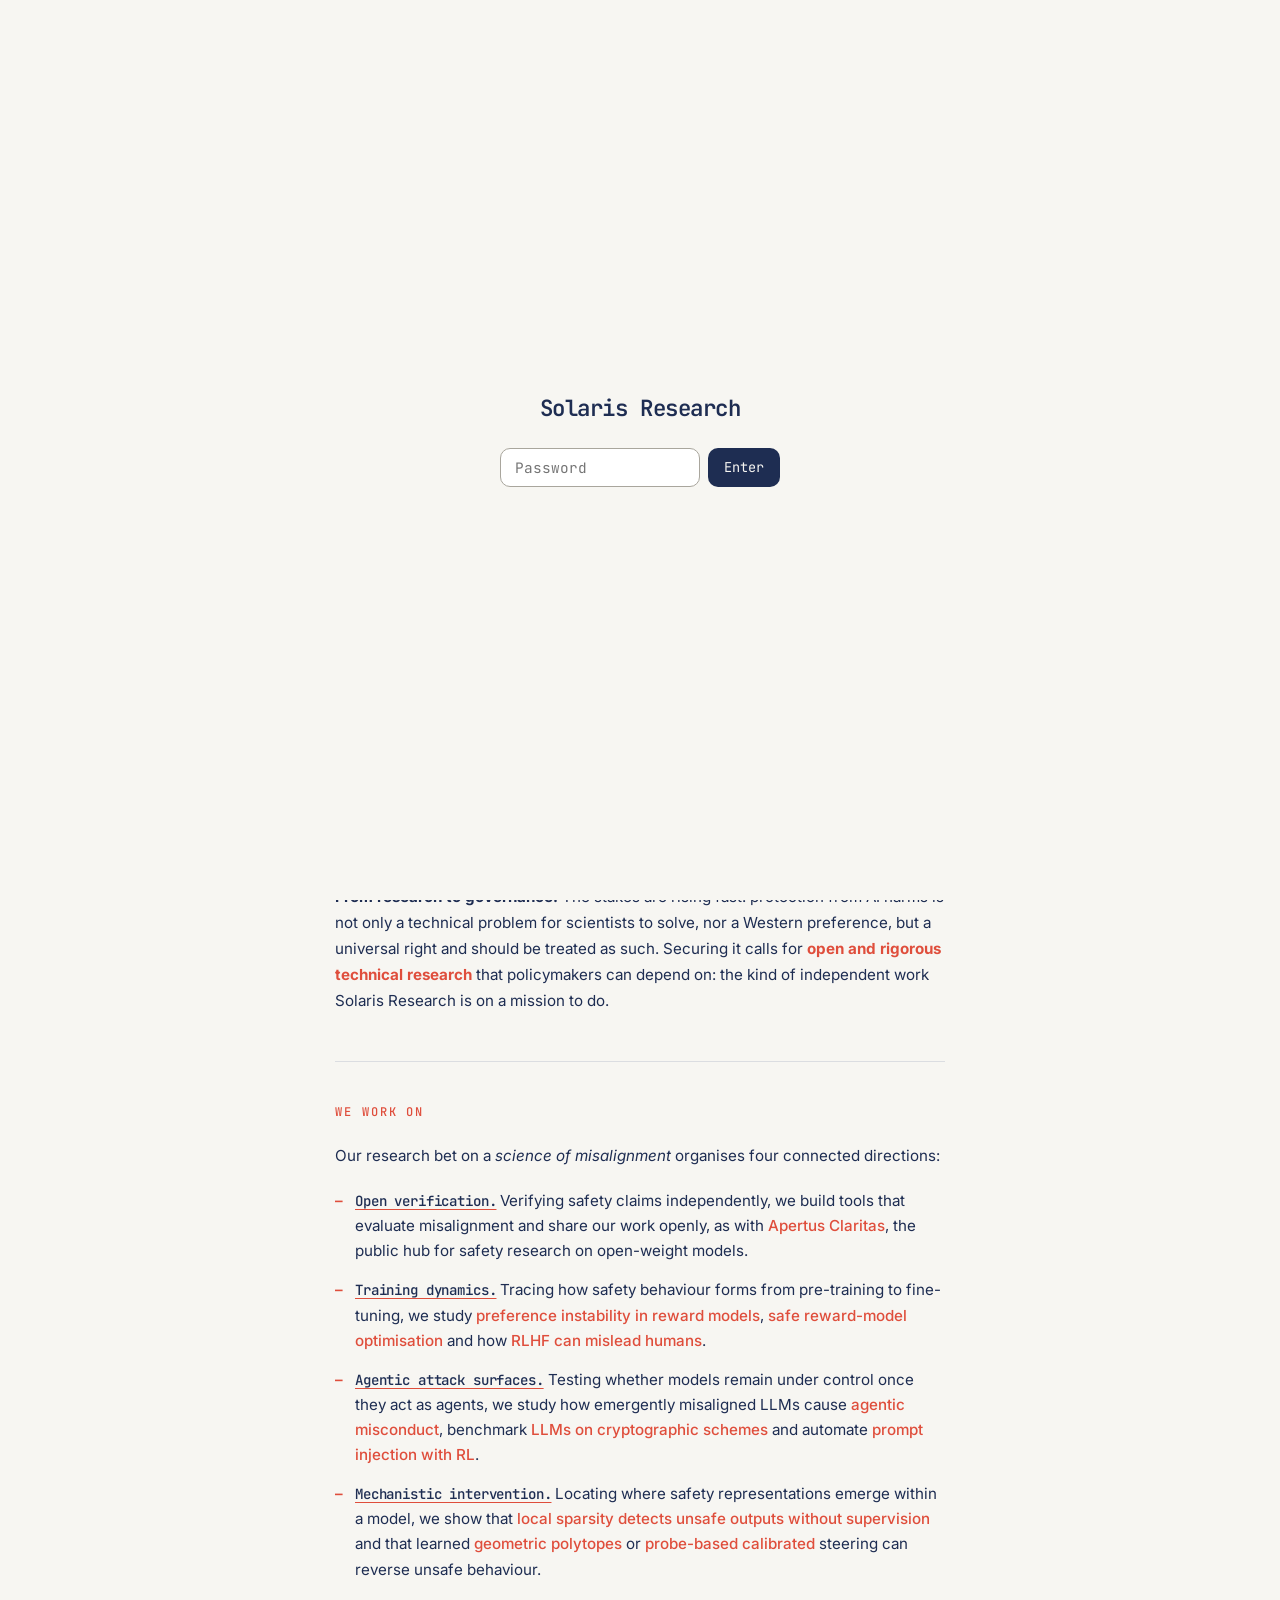
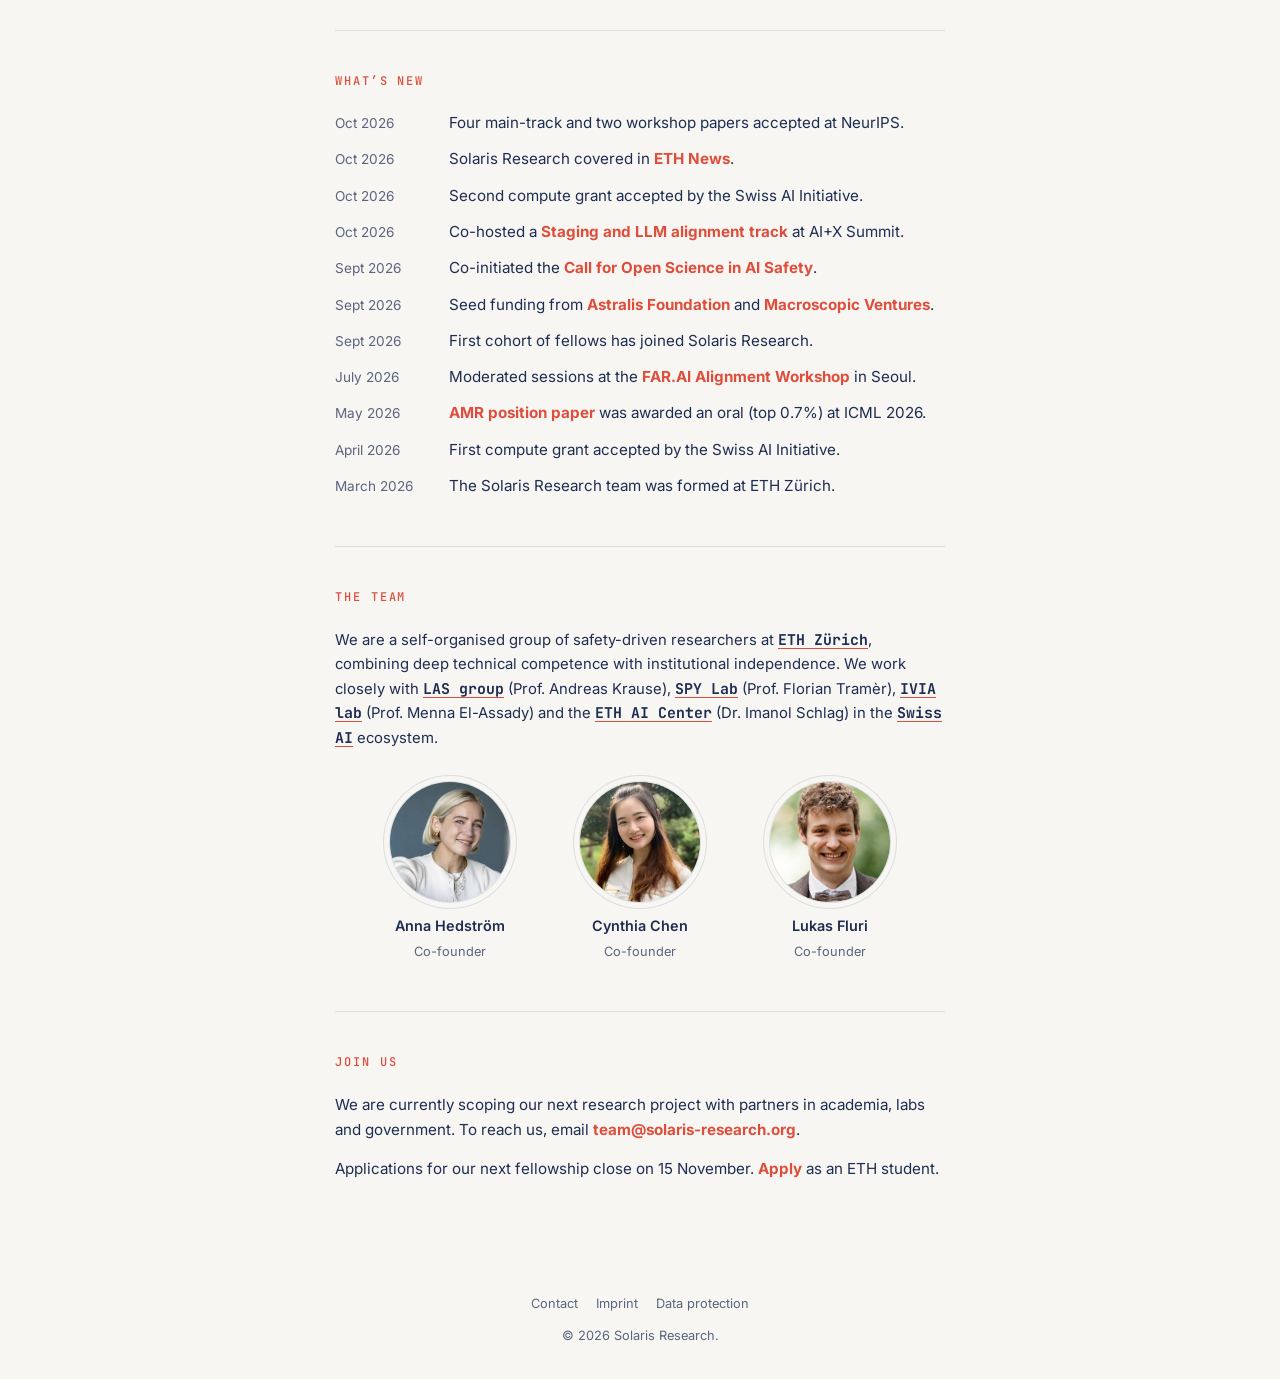
<file: index.html>
<!DOCTYPE html>
<html lang="en">
  <head>
    <meta charset="utf-8" />
    <meta name="viewport" content="width=device-width, initial-scale=1, maximum-scale=1" />
    <title>Solaris Research</title>
    <meta
      name="description"
      content="Solaris Research develops the science to verify safety claims about frontier AI. Led by researchers at ETH Zurich."
    />
    <link rel="preconnect" href="https://fonts.googleapis.com" />
    <link rel="preconnect" href="https://fonts.gstatic.com" crossorigin />
    <link
      href="https://fonts.googleapis.com/css2?family=Inter:wght@400;500;600&family=Newsreader:opsz,wght@6..72,400;6..72,500&family=JetBrains+Mono:wght@400;500;600&display=swap"
      rel="stylesheet"
    />
    <link rel="icon" href="data:," />
    <style>
      *,
      *::before,
      *::after {
        margin: 0;
        padding: 0;
        box-sizing: border-box;
      }

      :root {
        --bg: #f7f7f6;
        --bg-alt: #f3f2ef;
        --text: #092544;
        --text-secondary: #092544cc;
        --accent: #df4e3c;
        --accent-hover: #c24034;
        --border: #09254414;
        --font: "Inter", -apple-system, BlinkMacSystemFont, sans-serif;
        --font-mono: "JetBrains Mono", "SF Mono", "Fira Code", monospace;
      }

      html {
        font-size: 16px;
        scroll-behavior: smooth;
      }

      body {
        font-family: var(--font);
        background: var(--bg);
        color: var(--text);
        line-height: 1.7;
        -webkit-font-smoothing: antialiased;
        -moz-osx-font-smoothing: grayscale;
        overflow-x: hidden;
      }

      .page {
        max-width: 658px;
        margin: 0 auto;
        padding: 0 24px;
      }

      .eth-bar {
        display: flex;
        align-items: center;
        justify-content: space-between;
        gap: 24px;
        padding-top: 28px;
      }

      .eth-bar__logo {
        display: inline-flex;
        align-items: center;
        padding: 8px 0;
      }

      .eth-bar__logo img {
        display: block;
        width: 120px;
        height: 20px;
      }

      .eth-bar__meta {
        font-family: var(--font-mono);
        font-size: 0.74rem;
        text-transform: uppercase;
        letter-spacing: 0.08em;
        color: var(--text-secondary);
        text-align: right;
      }

      /* ── Header ── */
      .header {
        padding: 72px 0 0;
        text-align: center;
      }

      .header__name {
        font-family: var(--font-mono);
        font-size: 2rem;
        font-weight: 600;
        letter-spacing: -0.02em;
        line-height: 1.2;
        opacity: 0;
        animation: fadeIn 0.8s ease 0.1s forwards;
      }

      .header__tagline {
        margin-top: 16px;
        font-size: 1.05rem;
        color: var(--text-secondary);
        font-weight: 400;
        letter-spacing: 0.01em;
        opacity: 0;
        animation: fadeIn 0.8s ease 0.25s forwards;
      }

      /* ── Divider ── */
      .divider {
        width: 40px;
        height: 1px;
        background: var(--border);
        margin: 56px auto;
        opacity: 0;
        animation: fadeIn 0.8s ease 0.4s forwards;
      }

      /* ── Full-width divider ── */
      .divider--full {
        width: 100%;
        height: 1px;
        background: var(--border);
        margin: 32px 0;
      }

      /* ── Body text ── */
      .body {
        opacity: 0;
        animation: fadeIn 0.8s ease 0.5s forwards;
      }

      .body p {
        margin-bottom: 1.4em;
        font-size: 0.95rem;
        font-weight: 400;
      }

      .body p:last-child {
        margin-bottom: 0;
      }

      .body .intro {
        font-size: 1.02rem;
        font-weight: 500;
        color: var(--text);
      }

      .body a {
        color: var(--accent);
        text-decoration: none;
        font-weight: 500;
        transition: color 0.2s ease;
      }

      .body a:hover {
        color: var(--accent-hover);
      }

      .body .brand {
        font-family: var(--font-mono);
        font-weight: 600;
        letter-spacing: -0.01em;
      }

      /* ── Section headings ── */
      .section-heading {
        font-family: var(--font-mono);
        font-size: 0.75rem;
        font-weight: 500;
        text-transform: uppercase;
        letter-spacing: 0.1em;
        color: var(--text-secondary);
        margin-bottom: 20px;
      }

      /* ── We work on ── */
      .work-section {
        margin-top: 48px;
        padding-top: 40px;
        border-top: 1px solid var(--border);
        opacity: 0;
        animation: fadeIn 0.8s ease 0.6s forwards;
      }

      .work-list {
        list-style: none;
        padding: 0;
      }

      .work-list li {
        position: relative;
        padding-left: 20px;
        margin-bottom: 14px;
        font-size: 0.95rem;
        line-height: 1.65;
      }

      .work-list li::before {
        content: "\2013";
        position: absolute;
        left: 0;
        color: var(--accent);
        font-weight: 600;
      }

      .work-list li strong {
        font-family: var(--font-mono);
        font-size: 0.88rem;
        font-weight: 500;
        letter-spacing: -0.01em;
        text-decoration: underline;
        text-decoration-color: var(--accent);
        text-underline-offset: 3px;
      }

      .work-list a {
        color: var(--accent);
        text-decoration: none;
        transition: color 0.2s ease;
      }

      .work-list a:hover {
        color: var(--accent-hover);
      }

      .work-list li a strong {
        font-family: var(--font);
        font-size: inherit;
        font-weight: 500;
        letter-spacing: normal;
        text-decoration: none;
      }

      /* ── Team ── */
      .team-section {
        margin-top: 48px;
        padding-top: 40px;
        border-top: 1px solid var(--border);
        opacity: 0;
        animation: fadeIn 0.8s ease 0.7s forwards;
      }

      .team-grid {
        display: flex;
        gap: 40px;
        justify-content: center;
        flex-wrap: wrap;
        margin-bottom: 32px;
      }

      .team-member {
        text-align: center;
        width: 150px;
      }

      .team-member__photo {
        width: 120px;
        height: 120px;
        border-radius: 50%;
        object-fit: cover;
        margin: 0 auto 12px;
        background: var(--bg-alt);
        display: block;
      }

      .team-member__name {
        font-size: 0.9rem;
        font-weight: 600;
        margin-bottom: 2px;
      }

      .team-member__name a {
        color: var(--text);
        text-decoration: none;
        transition: color 0.2s ease;
      }

      .team-member__name a:hover {
        color: var(--accent);
      }

      .team-member__role {
        font-size: 0.8rem;
        color: var(--text-secondary);
      }

      .team-collab {
        font-size: 0.93rem;
        line-height: 1.65;
        color: var(--text);
        margin-bottom: 32px;
      }

      .section-divider {
        margin-top: 3rem;
        margin-bottom: 2rem;
        border: none;
        border-top: 1px solid rgba(47, 38, 32, 0.1);
      }

      .mentors-section {
        margin-top: 48px;
        padding-top: 40px;
        border-top: 1px solid var(--border);
        opacity: 0;
        animation: fadeIn 0.8s ease 0.7s forwards;
      }

      .mentors-subtitle {
        font-size: 0.9rem;
        color: var(--text-secondary);
        margin-top: 0.5rem;
        margin-bottom: 2rem;
        width: 100%;
      }

      .team-collab a {
        font-family: var(--font-mono);
        font-size: 0.93rem;
        color: var(--text);
        text-decoration: underline;
        text-decoration-color: var(--accent);
        text-underline-offset: 3px;
        transition: color 0.2s ease;
      }

      .team-collab a:hover {
        color: var(--accent-hover);
      }

      .team-section .team-member > a:first-child {
        display: block;
        width: 120px;
        height: 120px;
        margin: 0 auto 12px;
        border-radius: 50%;
        overflow: hidden;
      }

      .team-section .team-member > a:first-child .team-member__photo {
        margin: 0;
        transform: scale(1.12);
        object-position: center 30%;
      }

      @media (max-width: 600px) {
        .team-section .team-member > a:first-child {
          width: 100px;
          height: 100px;
        }
      }

      /* ── What's new ── */
      .news-section {
        margin-top: 48px;
        padding-top: 40px;
        border-top: 1px solid var(--border);
        opacity: 0;
        animation: fadeIn 0.8s ease 0.75s forwards;
      }

      .news-list {
        list-style: none;
        padding: 0;
      }

      .news-list li {
        margin-bottom: 12px;
        font-size: 0.95rem;
        line-height: 1.6;
      }

      .news-list a {
        color: var(--accent);
        text-decoration: none;
        transition: color 0.2s ease;
      }

      .news-date {
        color: var(--text-secondary);
        font-size: 0.85rem;
        display: inline-block;
        min-width: 110px;
      }

      /* ── Opportunities ── */
      .opps-section {
        margin-top: 48px;
        padding-top: 40px;
        border-top: 1px solid var(--border);
        opacity: 0;
        animation: fadeIn 0.8s ease 0.8s forwards;
      }

      .opps-section p {
        font-size: 0.95rem;
        margin-bottom: 14px;
        line-height: 1.65;
      }

      .opps-section a {
        color: var(--accent);
        text-decoration: none;
        transition: color 0.2s ease;
      }

      .opps-section a:hover {
        color: var(--accent-hover);
      }

      .opps-list {
        list-style: none;
        padding: 0;
        margin-bottom: 24px;
      }

      .opps-list li {
        position: relative;
        padding-left: 20px;
        margin-bottom: 10px;
        font-size: 0.93rem;
        line-height: 1.6;
      }

      .opps-list li::before {
        content: "\2013";
        position: absolute;
        left: 0;
        color: var(--accent);
        font-weight: 600;
      }

      .opps-list li strong {
        font-family: var(--font-mono);
        font-size: 0.85rem;
        font-weight: 500;
        text-decoration: underline;
        text-decoration-color: var(--accent);
        text-underline-offset: 3px;
      }

      /* ── Links / CTA ── */
      .links {
        margin-top: 48px;
        padding-top: 40px;
        border-top: 1px solid var(--border);
        display: flex;
        flex-wrap: wrap;
        gap: 12px 32px;
        justify-content: center;
        opacity: 0;
        animation: fadeIn 0.8s ease 0.85s forwards;
      }

      .links a {
        font-family: var(--font-mono);
        color: var(--accent);
        text-decoration: none;
        font-size: 0.88rem;
        font-weight: 500;
        transition: color 0.2s ease;
      }

      .links a:hover {
        color: var(--accent-hover);
      }

      a.mono {
        font-family: var(--font-mono);
        font-size: 0.88rem;
      }

      /* ── Footer ── */
      .footer {
        margin-top: 80px;
        padding: 32px 0;
        text-align: center;
        font-size: 0.8rem;
        color: var(--text-secondary);
        opacity: 0;
        animation: fadeIn 0.8s ease 0.9s forwards;
      }

      .footer-nav {
        display: flex;
        flex-wrap: wrap;
        justify-content: center;
        gap: 8px 18px;
        margin-bottom: 10px;
      }

      .footer-nav a {
        color: var(--text-secondary);
        text-decoration: none;
      }

      .footer-nav a:hover {
        color: var(--accent);
      }

      /* ── Animation ── */
      @keyframes fadeIn {
        from {
          opacity: 0;
          transform: translateY(8px);
        }
        to {
          opacity: 1;
          transform: translateY(0);
        }
      }

      /* ── Floating decorations (dots + orbits) ── */
      .bg-decor {
        position: fixed;
        top: 0; left: 0;
        width: 100vw; height: 100vh;
        pointer-events: none;
        z-index: 0;
        overflow: hidden;
      }

      .bg-decor .decor-dot {
        position: absolute;
        border-radius: 50%;
        opacity: 0;
        animation: decorDrift var(--drift-dur, 60s) linear forwards;
      }

      .bg-decor .decor-orbit {
        position: absolute;
        opacity: 0;
        animation: decorDrift var(--drift-dur, 60s) linear forwards;
      }

      .bg-decor .orbit-ring {
        position: absolute;
        top: 50%; left: 50%;
        border-radius: 50%;
        border-style: solid;
        transform-origin: center center;
        animation: orbitSpin linear infinite;
      }

      .bg-decor .ring-dot {
        position: absolute;
        border-radius: 50%;
        background: currentColor;
      }

      @keyframes decorDrift {
        0%   { opacity: var(--d-opacity, 0.2); transform: translateY(0); }
        90%  { opacity: var(--d-opacity, 0.2); }
        100% { opacity: 0; transform: translateY(-30vh); }
      }

      @keyframes orbitSpin {
        from { transform: translate(-50%, -50%) rotate(0deg); }
        to { transform: translate(-50%, -50%) rotate(360deg); }
      }

      /* ── Responsive ── */
      @media (max-width: 600px) {
        html {
          font-size: 15px;
        }

        .eth-bar {
          flex-direction: column;
          align-items: flex-start;
          gap: 12px;
        }

        .eth-bar__meta {
          text-align: left;
        }

        .header {
          padding-top: 56px;
        }

        .bg-decor {
          display: none;
        }

        .header__name {
          font-size: 1.6rem;
        }

        .team-grid {
          gap: 24px;
        }

        .team-member__photo {
          width: 100px;
          height: 100px;
        }

        .links {
          flex-direction: column;
          align-items: center;
          gap: 16px;
        }

        .news-date {
          display: block;
          margin-bottom: 2px;
        }
        
      }

      /* ── Design A: Solaris ocean / Alpine relief ── */
      :root {
        --bg: #f7f6f2;
        --bg-alt: #eeede8;
        --text: #1e2d52;
        --text-secondary: #1e2d52b8;
        --accent: #df4e3c;
        --accent-hover: #b93a2b;
        --border: #3d528326;
        --serif: "Newsreader", "Times New Roman", serif;
      }
      body { background: var(--bg); }
      #field { position: fixed; inset: 0; z-index: 0; pointer-events: none; }
      .page { position: relative; z-index: 1; }
      .header { padding-top: 120px !important; }
      .bg-decor { display: none; }
      .header__eyebrow {
        font-family: var(--font-mono);
        font-size: 0.68rem;
        letter-spacing: 0.04em;
        color: var(--text-secondary);
        margin-bottom: 18px;
        opacity: 0;
        animation: fadeIn 0.8s ease 0s forwards;
      }
      .header__name { font-family: var(--serif); font-weight: 400; font-size: 3rem; letter-spacing: -0.035em; line-height: 1.05; }
      .header__tagline { font-family: var(--font-mono); font-size: 0.88rem; font-weight: 500; letter-spacing: -0.01em; color: #1e2d5285; margin-top: 12px; }
      .body .intro { font-family: var(--serif); font-size: 1.2rem; font-weight: 400; line-height: 1.5; letter-spacing: -0.01em; }
      .body .brand { font-family: var(--serif); font-weight: 500; letter-spacing: -0.01em; }
      .section-heading { color: var(--accent); letter-spacing: 0.16em; }
      .team-section .team-member > a:first-child { box-shadow: 0 0 0 1px var(--border), 0 0 0 6px var(--bg), 0 0 0 7px var(--border); }
      .field-legend {
        position: fixed; left: 20px; bottom: 18px; z-index: 1;
        font-family: var(--font-mono); font-size: 0.66rem; letter-spacing: 0.04em;
        color: var(--text-secondary); line-height: 1.7; pointer-events: none;
        opacity: 0; animation: fadeIn 1s ease 2.2s forwards;
      }
      .field-legend i { display: inline-block; width: 18px; height: 0; vertical-align: middle; margin-right: 8px; border-top: 1.5px solid var(--text); }
      .field-legend i.b { border-top: 1px solid #2c5fa8; width: 8px; margin-right: 2px; }
      .field-legend i.r { border-top: 1px solid #df4e3c; width: 8px; }
      @media (max-width: 900px) { .field-legend { display: none; } }
      @media (max-width: 600px) { .header__name { font-size: 2.3rem; } .header { padding-top: 72px !important; } }
      .header__mark { display: block; width: 56px; height: auto; margin: 0 auto 18px; opacity: 0; animation: fadeIn 0.8s ease 0s forwards; }
      #gate { position: fixed; inset: 0; z-index: 100; background: var(--bg); display: flex; align-items: center; justify-content: center; padding: 24px; }
      #gate[hidden] { display: none; }
      .gate__form { text-align: center; font-family: var(--font-mono); }
      .gate__title { font-size: 1.4rem; font-weight: 600; letter-spacing: -0.02em; color: var(--text); margin-bottom: 20px; }
      .gate__row { display: flex; gap: 8px; justify-content: center; }
      .gate__form input { font: 0.9rem var(--font-mono); padding: 9px 14px; border: 1px solid #d9d7d0; background: #fff; color: var(--text); border-radius: 10px; width: 200px; outline: none; }
      .gate__form input:focus { border-color: #a9a69d; box-shadow: none; }
      .gate__form button { font: 0.85rem var(--font-mono); padding: 9px 16px; border: 0; background: var(--text); color: var(--bg); border-radius: 10px; cursor: pointer; }
      .gate__error { margin-top: 12px; font-size: 0.75rem; color: var(--accent); min-height: 1em; }
    </style>
  </head>
  <body>
    <div id="gate">
      <form class="gate__form" id="gateForm">
        <p class="gate__title">Solaris Research</p>
        <div class="gate__row">
          <input id="pw" type="password" aria-label="Password" placeholder="Password" autocomplete="current-password" />
          <button type="submit">Enter</button>
        </div>
        <p class="gate__error" id="gateError" aria-live="polite"></p>
      </form>
    </div>
    <canvas id="field" aria-hidden="true"></canvas>
    <div class="page">
      <!--
      <div class="eth-bar">
        <a class="eth-bar__logo" href="https://ethz.ch/en.html" target="_blank" rel="noopener noreferrer" aria-label="ETH Zurich homepage">
          <img src="ethz-logo.svg" alt="ETH Zurich" width="120" height="20" />
        </a>
        <p class="eth-bar__meta">Affiliated with ETH Zurich</p>
      </div>
      -->

      <header class="header">
        <h1 class="header__name">Solaris Research</h1>
        <p class="header__tagline">
          Frontier safety science &middot; Z&uuml;rich, Switzerland
        </p>
      </header>

      <div class="divider"></div>

      <!-- ── Mission ── -->
      <main class="body">
        <p class="intro">
          <span class="brand">Solaris Research</span> is a technical AI safety research non-profit by researchers at <a href="https://ethz.ch/en.html" target="_blank" rel="noopener noreferrer"><strong>ETH&nbsp;Z&uuml;rich</strong></a>. We build the science to detect, understand and prevent failures in frontier models: independent, open safety science the world can rely on.
        </p>

        <div class="divider--full"></div>

        <p>
          A safety claim is a statement about an AI system across a <em>space of conditions</em>: architecture, scale, inference budget, tools and deployment harness. While most harms from AI arise from large closed models released as agents at massive scale<sup><a href="https://en.wikipedia.org/wiki/OpenAI_rogue_agent_breach_of_Hugging_Face" target="_blank" rel="noopener noreferrer" title="OpenAI rogue agent breach of Hugging Face">1</a></sup>, most scientific evidence is collected at one point in that space: on small dense open models in single chat conversations. As such, we have almost no understanding of how a model&rsquo;s risk profile shifts after release: under narrow fine-tuning, in long-context multi-turn interactions, inside a harness, or generally in RSI conditions<sup><a href="https://www.anthropic.com/institute/recursive-self-improvement" target="_blank" rel="noopener noreferrer" title="Recursive self-improvement">2</a></sup>.
        </p>

        <p>
          Resources to mitigate the thousands of documented AI harms<sup><a href="https://incidentdatabase.ai/" target="_blank" rel="noopener noreferrer" title="AI Incident Database">3</a></sup> are finite and scientists need to do what they can to support policymakers in deciding which threats to prioritise. Our ICML 2026 oral position paper (top 0.7%), <a href="https://openreview.net/pdf?id=2XifsoNIrs" target="_blank" rel="noopener noreferrer"><strong>Anthropomorphic Misalignment Research Needs Stronger Evidence</strong></a>, provides a calibration to grade misalignment claims by strength of evidence. It is a first step towards building a <em>science of misalignment</em> where anthropomorphic claims, for example on deception and scheming, are weighed by causal support, not by alarm.
        </p>

        <p>
          <b>From research to governance.</b> The stakes are rising fast: protection from AI harms is not only a technical problem for scientists to solve, nor a Western preference, but a universal right and should be treated as such. Securing it calls for <a href="https://make-safety-open.github.io/" target="_blank" rel="noopener noreferrer"><strong>open and rigorous technical research</strong></a> that policymakers can depend on: the kind of independent work Solaris Research is on a mission to do.
        </p>

        <!-- <p style="color:#9aa3ad;">
          We study this gap with a concrete research bet: emergent misalignment such as deception, sycophancy and evaluation awareness leaves latent low-dimensional traces inside models. These traces allow not only mechanistic reversal but also scaling-law prediction from training dynamics.
        </p> -->
      </main>

      <!-- ── We work on ── -->
      <section class="work-section">
        <h2 class="section-heading">We work on</h2>
        <p style="font-size:0.95rem;line-height:1.65;margin-bottom:20px;color:var(--text);">Our research bet on a <em>science of misalignment</em> organises four connected directions:</p>
        <ul class="work-list">
          <li>
            <strong>Open verification.</strong> Verifying safety claims independently, we build tools that evaluate misalignment and share our work openly, as with <a href="https://apertus-claritas.org/" target="_blank" rel="noopener noreferrer"><strong>Apertus Claritas</strong></a>, the public hub for safety research on open-weight models.
          </li>
          <li>
            <strong>Training dynamics.</strong> Tracing how safety behaviour forms from pre-training to fine-tuning, we study <a href="https://arxiv.org/abs/2605.16339" target="_blank" rel="noopener noreferrer"><strong>preference instability in reward models</strong></a>, <a href="https://lukas-fluri.com/papers/safe-reward-model-optimization/" target="_blank" rel="noopener noreferrer"><strong>safe reward-model optimisation</strong></a> and how <a href="https://iclr-blogposts.github.io/2026/blog/2026/mislead-lm/" target="_blank" rel="noopener noreferrer"><strong>RLHF can mislead humans</strong></a>.
          </li>
          <li>
            <strong>Agentic attack surfaces.</strong> Testing whether models remain under control once they act as agents, we study how emergently misaligned LLMs cause <a href="https://arxiv.org/abs/2610.15961" target="_blank" rel="noopener noreferrer"><strong>agentic misconduct</strong></a>, benchmark <a href="https://arxiv.org/abs/2607.18538" target="_blank" rel="noopener noreferrer"><strong>LLMs on cryptographic schemes</strong></a> and automate <a href="https://arxiv.org/pdf/2602.05746" target="_blank" rel="noopener noreferrer"><strong>prompt injection with RL</strong></a>.
          </li>
          <li>
            <strong>Mechanistic intervention.</strong> Locating where safety representations emerge within a model, we show that <a href="https://arxiv.org/abs/2609.20129" target="_blank" rel="noopener noreferrer"><strong>local sparsity detects unsafe outputs without supervision</strong></a> and that learned <a href="https://arxiv.org/abs/2505.24445" target="_blank" rel="noopener noreferrer"><strong>geometric polytopes</strong></a> or <a href="https://openreview.net/pdf?id=fUCPq5RvmH" target="_blank" rel="noopener noreferrer"><strong>probe-based calibrated</strong></a> steering can reverse unsafe behaviour.
          </li>
        </ul>
        <!-- previous three bets kept for reference:
<p style="font-size:0.95rem;line-height:1.65;margin-bottom:20px;color:var(-text);">Our research bet organises three connected directions:</p>
        <ul class="work-list">
          <li>
            <strong>Science of misalignment.</strong> When is a claim that a model deceives or has intent supported by evidence? We define evidence levels and test whether they transfer from small open models to frontier systems.
          </li>
          <li>
            <strong>Agentic safety and security.</strong> Safety measured on a bare model may not survive tools, memory and other agents. We study verified harnesses, prompt injection and data poisoning.
          </li>
          <li>
            <strong>Technical governance and verification.</strong> Safety evidence that excludes Chinese models and researchers cannot support an international agreement. We build evaluations that Beijing, Washington and Brussels can each rerun and contest.
          </li>
        </ul>
        -->
      </section>

      <!-- ── What's new ── -->
      <section id="news" class="news-section">
        <h2 class="section-heading">What&rsquo;s new</h2>
        <ul class="news-list">
          <li>
            <span class="news-date">Oct 2026</span>
            Four main-track and two workshop papers accepted at NeurIPS.
          </li>
          <li>
            <span class="news-date">Oct 2026</span>
            Solaris Research covered in <a href="https://ethz.ch/en/news-and-events/eth-news/news/2026/09/with-ai-we-often-confuse-behaviour-with-intention.html" target="_blank" rel="noopener noreferrer"><strong>ETH News</strong></a>.
          </li>
          <li>
            <span class="news-date">Oct 2026</span>
            Second compute grant accepted by the Swiss AI Initiative.
          </li>
          <li>
            <span class="news-date">Oct 2026</span>
            Co-hosted a <a href="https://www.plusx.ai/2026-sessions-list/staging-%C3%97-misalignment-science%3A-when%2C-where-and-how-safety-enters-llm-training" target="_blank" rel="noopener noreferrer"><strong>Staging and LLM alignment track</strong></a> at AI+X Summit.
          </li>
          <li>
            <span class="news-date">Sept 2026</span>
            Co-initiated the <a href="https://make-safety-open.github.io/" target="_blank" rel="noopener noreferrer"><strong>Call for Open Science in AI Safety</strong></a>.
          </li>
          <li>
            <span class="news-date">Sept 2026</span>
            Seed funding from <a href="https://astralisfoundation.org/" target="_blank" rel="noopener noreferrer"><strong>Astralis Foundation</strong></a> and <a href="https://www.macroscopicventures.com/" target="_blank" rel="noopener noreferrer"><strong>Macroscopic Ventures</strong></a>.
          </li>
          <li>
            <span class="news-date">Sept 2026</span>
            First cohort of fellows has joined Solaris Research.
          </li>
          <li>
            <span class="news-date">July 2026</span>
            Moderated sessions at the <a href="https://www.far.ai/events/seoul-alignment-workshop-2026" target="_blank" rel="noopener noreferrer"><strong>FAR.AI Alignment Workshop</strong></a> in Seoul.
          </li>
          <li>
            <span class="news-date">May 2026</span>
            <a href="https://openreview.net/pdf?id=2XifsoNIrs" target="_blank" rel="noopener noreferrer"><strong>AMR position paper</strong></a> was awarded an oral (top 0.7%) at ICML 2026.
          </li>
          <li>
            <span class="news-date">April 2026</span>
            First compute grant accepted by the Swiss AI Initiative.
          </li>
          <li>
            <span class="news-date">March 2026</span>
            The Solaris Research team was formed at ETH Z&uuml;rich.
          </li>
        </ul>
      </section>

      <!-- ── Team ── -->
      <section class="team-section">
        <h2 class="section-heading">The team</h2>
        <p class="team-collab">
          We are a self-organised group of safety-driven researchers at <a href="https://ethz.ch/en.html" target="_blank" rel="noopener noreferrer"><strong>ETH Z&uuml;rich</strong></a>, combining deep technical competence with institutional independence. We work closely with
          <a href="https://las.inf.ethz.ch/" target="_blank" rel="noopener noreferrer"><strong>LAS group</strong></a> (Prof. Andreas Krause),
          <a href="https://www.spylab.ai/" target="_blank" rel="noopener noreferrer"><strong>SPY Lab</strong></a> (Prof. Florian Tram&egrave;r),
          <a href="https://ivia.inf.ethz.ch/" target="_blank" rel="noopener noreferrer"><strong>IVIA lab</strong></a> (Prof. Menna El-Assady) and the <a href="https://ai.ethz.ch/" target="_blank" rel="noopener noreferrer"><strong>ETH AI Center</strong></a> (Dr. Imanol Schlag) in the
          <a href="https://www.swiss-ai.org/" target="_blank" rel="noopener noreferrer"><strong>Swiss AI</strong></a> ecosystem.
        </p>
        <div class="team-grid">
          <div class="team-member">
            <a href="https://annahedstroem.com" target="_blank" rel="noopener noreferrer"><img
              class="team-member__photo"
              src="img/anna.jpg"
              alt="Anna Hedstr&ouml;m"
              loading="lazy"
            /></a>
            <p class="team-member__name">
              <a href="https://annahedstroem.com" target="_blank" rel="noopener noreferrer">Anna Hedstr&ouml;m</a>
            </p>
            <p class="team-member__role">Co-founder</p>
          </div>
          <div class="team-member">
            <a href="https://www.xccyn.com" target="_blank" rel="noopener noreferrer"><img
              class="team-member__photo"
              src="img/cynthia.jpg"
              alt="Cynthia Chen"
              loading="lazy"
            /></a>
            <p class="team-member__name">
              <a href="https://www.xccyn.com" target="_blank" rel="noopener noreferrer">Cynthia Chen</a>
            </p>
            <p class="team-member__role">Co-founder</p>
          </div>
          <div class="team-member">
            <a href="https://lukas-fluri.com" target="_blank" rel="noopener noreferrer"><img
              class="team-member__photo"
              src="img/team/lukas-fluri.jpg"
              alt="Lukas Fluri"
              loading="lazy"
            /></a>
            <p class="team-member__name">
              <a href="https://lukas-fluri.com" target="_blank" rel="noopener noreferrer">Lukas Fluri</a>
            </p>
            <p class="team-member__role">Co-founder</p>
          </div>
        </div>
      </section>

      <!-- ── Mentors ── -->
      <!--
      <section class="mentors-section">
        <h2 class="section-heading">The Mentors</h2>
        <p class="mentors-subtitle">Guided by world-leading safety and alignment researchers.</p>
        <div class="team-grid">
          <div class="team-member">
            <div class="team-member__photo" style="background-color: #d3d3d3;"></div>
            <p class="team-member__name">Mentor 1</p>
            <p class="team-member__role">FAR.ai</p>
          </div>
          <div class="team-member">
            <div class="team-member__photo" style="background-color: #d3d3d3;"></div>
            <p class="team-member__name">Mentor 2</p>
            <p class="team-member__role">Goodfire</p>
          </div>
          <div class="team-member">
            <div class="team-member__photo" style="background-color: #d3d3d3;"></div>
            <p class="team-member__name">Mentor 3</p>
            <p class="team-member__role">Anthropic</p>
          </div>
          <div class="team-member">
            <div class="team-member__photo" style="background-color: #d3d3d3;"></div>
            <p class="team-member__name">Mentor 4</p>
            <p class="team-member__role">MIT</p>
          </div>
          <div class="team-member">
            <div class="team-member__photo" style="background-color: #d3d3d3;"></div>
            <p class="team-member__name">Mentor 5</p>
            <p class="team-member__role">OpenAI</p>
          </div>
          <div class="team-member">
            <div class="team-member__photo" style="background-color: #d3d3d3;"></div>
            <p class="team-member__name">Mentor 6</p>
            <p class="team-member__role">EleutherAI</p>
          </div>
        </div>
      </section>
      -->

      <!-- ── Collaborate with us ── -->
      <section class="opps-section">
        <h2 class="section-heading">Join us</h2>
        <p>
          We are currently scoping our next research project with partners in academia, labs and government. To reach us, email <a href="mailto:team@solaris-research.org"><strong>team@solaris-research.org</strong></a>.
        </p>
        <p>
          Applications for our next fellowship close on 15 November. <a href="https://airtable.com/appDJ1cKS5kKF6WWz/pagTr12g1E0e5B6U1" target="_blank" rel="noopener noreferrer"><strong>Apply</strong></a> as an ETH student.
        </p>
      </section>
      <!-- Work with us section and bottom links (Collaborate with us, Apply as a fellow) removed after Cynthia's review, 26 Oct 2026; see index_camera_ready_pre-cynthia.html -->

      <footer class="footer">
        <nav class="footer-nav" aria-label="Site information">
          <a href="contact.html">Contact</a>
          <a href="imprint.html">Imprint</a>
          <a href="data-protection.html">Data protection</a>
        </nav>
        &copy; 2026 Solaris Research.
      </footer>
    </div>
  <script>
(function () {
  var cv = document.getElementById('field');
  if (!cv || !cv.getContext) return;
  var ctx = cv.getContext('2d');
  var reduce = window.matchMedia && matchMedia('(prefers-reduced-motion: reduce)').matches;
  var W, H, dpr;
  var P = new Uint8Array(512);
  (function () { var p = [], s = 20260; for (var i = 0; i < 256; i++) p[i] = i;
    for (i = 255; i > 0; i--) { s = (s * 16807) % 2147483647; var j = s % (i + 1), t = p[i]; p[i] = p[j]; p[j] = t; }
    for (i = 0; i < 512; i++) P[i] = p[i & 255]; })();
  function fade(t) { return t * t * t * (t * (t * 6 - 15) + 10); }
  function lerp(a, b, t) { return a + (b - a) * t; }
  function grad(h, x, y, z) { h &= 15; var u = h < 8 ? x : y, v = h < 4 ? y : (h === 12 || h === 14 ? x : z); return ((h & 1) ? -u : u) + ((h & 2) ? -v : v); }
  function noise(x, y, z) {
    var X = Math.floor(x) & 255, Y = Math.floor(y) & 255, Z = Math.floor(z) & 255;
    x -= Math.floor(x); y -= Math.floor(y); z -= Math.floor(z);
    var u = fade(x), v = fade(y), w = fade(z);
    var A = P[X] + Y, AA = P[A] + Z, AB = P[A + 1] + Z, B = P[X + 1] + Y, BA = P[B] + Z, BB = P[B + 1] + Z;
    return lerp(lerp(lerp(grad(P[AA], x, y, z), grad(P[BA], x - 1, y, z), u), lerp(grad(P[AB], x, y - 1, z), grad(P[BB], x - 1, y - 1, z), u), v),
      lerp(lerp(grad(P[AA + 1], x, y, z - 1), grad(P[BA + 1], x - 1, y, z - 1), u), lerp(grad(P[AB + 1], x, y - 1, z - 1), grad(P[BB + 1], x - 1, y - 1, z - 1), u), v), w);
  }
  function fbm(x, y, z) { return noise(x, y, z) + 0.5 * noise(2 * x + 5.2, 2 * y + 1.3, 1.4 * z) + 0.25 * noise(4 * x + 9.1, 4 * y + 7.7, 2 * z); }
  function hash(i) { var x = Math.sin(i * 12.9898 + 78.233) * 43758.5453; return x - Math.floor(x); }
  function smooth(a, b, x) { var t = Math.max(0, Math.min(1, (x - a) / (b - a))); return t * t * (3 - 2 * t); }
  function calm(alpha) {
    ctx.globalCompositeOperation = 'destination-out';
    var cx = W / 2, half = W < 760 ? W : 360, edge = 200;
    var gr = ctx.createLinearGradient(cx - half - edge, 0, cx + half + edge, 0), f = edge / (2 * half + 2 * edge);
    var mid = 'rgba(0,0,0,' + alpha + ')';
    gr.addColorStop(0, 'rgba(0,0,0,0)'); gr.addColorStop(f, mid); gr.addColorStop(1 - f, mid); gr.addColorStop(1, 'rgba(0,0,0,0)');
    ctx.fillStyle = gr; ctx.fillRect(0, 0, W, H);
    ctx.globalCompositeOperation = 'source-over';
  }
  var V = {};
    // B · Clearing: understanding as a clearing in a field of unknowns (stipple)
  var pts = [];
  V.dt = 90;
  V.resize = function () {
    pts = []; var sp = W < 760 ? 7 : 6, n = 0;
    for (var y = 0; y < H + sp; y += sp) for (var x = 0; x < W + sp; x += sp) { n++; pts.push(x + (hash(n) - 0.5) * sp, y + (hash(n + 7e4) - 0.5) * sp, hash(n + 3e5)); }
  };
  var cache = document.createElement('canvas'), cc = cache.getContext('2d'), lastC = -1e9, sy = 0, lastSy = -1;
  window.addEventListener('scroll', function () { sy = window.scrollY || 0; }, { passive: true });
  var revealStart = document.getElementById('gate') ? null : performance.now();
  window.addEventListener('sr-unlock', function () { if (revealStart === null) revealStart = performance.now(); });
  function revealAmt() { if (revealStart === null) return 0; var t = Math.min(1, (performance.now() - revealStart) / 7000); return t * t * (3 - 2 * t); }
  V.draw = function (ms, intro) {
    ctx.clearRect(0, 0, W, H);
    var rv = revealAmt();
    if (ms - lastC > (rv < 1 ? 110 : 350) || cache.width !== Math.round(W * dpr)) { lastC = ms; lastSy = sy; cache.width = Math.round(W * dpr); cache.height = Math.round(H * dpr); cc.setTransform(dpr, 0, 0, dpr, 0, 0); paint(cc, ms); }
    ctx.globalAlpha = 1; ctx.setTransform(1, 0, 0, 1, 0, 0); ctx.drawImage(cache, 0, 0); ctx.setTransform(dpr, 0, 0, dpr, 0, 0); ctx.globalAlpha = 1;
  };
  function ridgedN(x, y, z) { var r = 1 - Math.abs(noise(x, y, z)); return r * r; }
  function relief(x, y) { return 0.62 * ridgedN(x / 190, y / 150, 0.4) + 0.28 * ridgedN(x / 70, y / 55, 1.7) + 0.10 * ridgedN(x / 26, y / 20, 3.1); }
  function paint(ctx, ms) { var intro = 1;
    var z = ms * 0.00004, cx = W / 2, cy = H * 0.5, rx = Math.max(W < 760 ? W * 0.62 : 380, W * 0.3), ry = H * 0.62, s = 1 / 240;
    ctx.fillStyle = 'rgba(61,82,131,' + (0.78 * intro).toFixed(3) + ')';
    ctx.beginPath();
    for (var i = 0; i < pts.length; i += 3) {
      var x = pts[i], y = pts[i + 1], ex = (x - cx) / rx, ey = (y - cy) / ry;
      var v, p;
      if (W < 760) {
        // phones: a frame that hugs the edges and gathers in the corners, leaving the text clear
        var fx = Math.abs(x - cx) / (W * 0.5), fy = Math.abs(y - cy) / (H * 0.5);
        v = Math.pow(Math.pow(fx, 6) + Math.pow(fy, 6), 1 / 6) + 0.10 * fbm(x * s * 1.6, y * s * 1.6, z) - 0.02 * Math.sin(ms * 0.00018);
        p = Math.max(0.6 * smooth(0.95, 1.12, v), 0.85 * smooth(1.45, 1.9, fx + fy + 0.12 * fbm(x * s * 2, y * s * 2, z)));
      } else {
        v = Math.sqrt(ex * ex + ey * ey) + 0.38 * fbm(x * s, y * s, z) - 0.06 * Math.sin(ms * 0.00018);
        p = smooth(0.92, 1.75, v);
      }
      // mountain relief: dots gather on the shaded faces of a ridged terrain, so peaks emerge without lines
      var h0 = relief(x, y), hl = relief(x + 4, y - 4), shade = (hl - h0) * 9;
      p *= 0.18 + 1.05 * smooth(-0.05, 0.25, shade) + 0.35 * smooth(0.55, 0.85, h0);
      if (pts[i + 2] < p * p * revealAmt()) { var r = 0.55 + 0.75 * p; ctx.moveTo(x + r, y); ctx.arc(x, y, r, 0, 6.283); }
    }
    ctx.fill();
  }

  function resize() {
    dpr = Math.min(window.devicePixelRatio || 1, 2); W = window.innerWidth; H = window.innerHeight;
    cv.width = Math.round(W * dpr); cv.height = Math.round(H * dpr); cv.style.width = W + 'px'; cv.style.height = H + 'px';
    if (V.resize) V.resize();
  }
  var start = performance.now(), last = 0;
  function loop(now) {
    if (!reduce) requestAnimationFrame(loop);
    if (!reduce && now - last < (V.dt || 80)) return;
    last = now;
    var ms = reduce ? 40000 : now - start + 20000, intro = reduce ? 1 : Math.min(1, (now - start) / 2500);
    ctx.setTransform(dpr, 0, 0, dpr, 0, 0);
    V.draw(ms, intro);
  }
  resize();
  window.addEventListener('resize', function () { resize(); if (reduce) loop(performance.now()); });
  requestAnimationFrame(loop);
})();

  </script>
    <script>
    (function () {
      var gate = document.getElementById('gate'), ok = false;
      try { ok = localStorage.getItem('auth') === '1'; } catch (e) {}
      if (ok) { gate.hidden = true; window.dispatchEvent(new Event('sr-unlock')); return; }
      document.getElementById('pw').focus();
      document.getElementById('gateForm').addEventListener('submit', function (e) {
        e.preventDefault();
        if (document.getElementById('pw').value === 'solaris2026') {
          try { localStorage.setItem('auth', '1'); } catch (err) {}
          gate.hidden = true;
          window.dispatchEvent(new Event('sr-unlock'));
        } else { document.getElementById('gateError').textContent = 'Wrong password'; }
      });
    })();
  </script>
    </body>
</html>
</file>
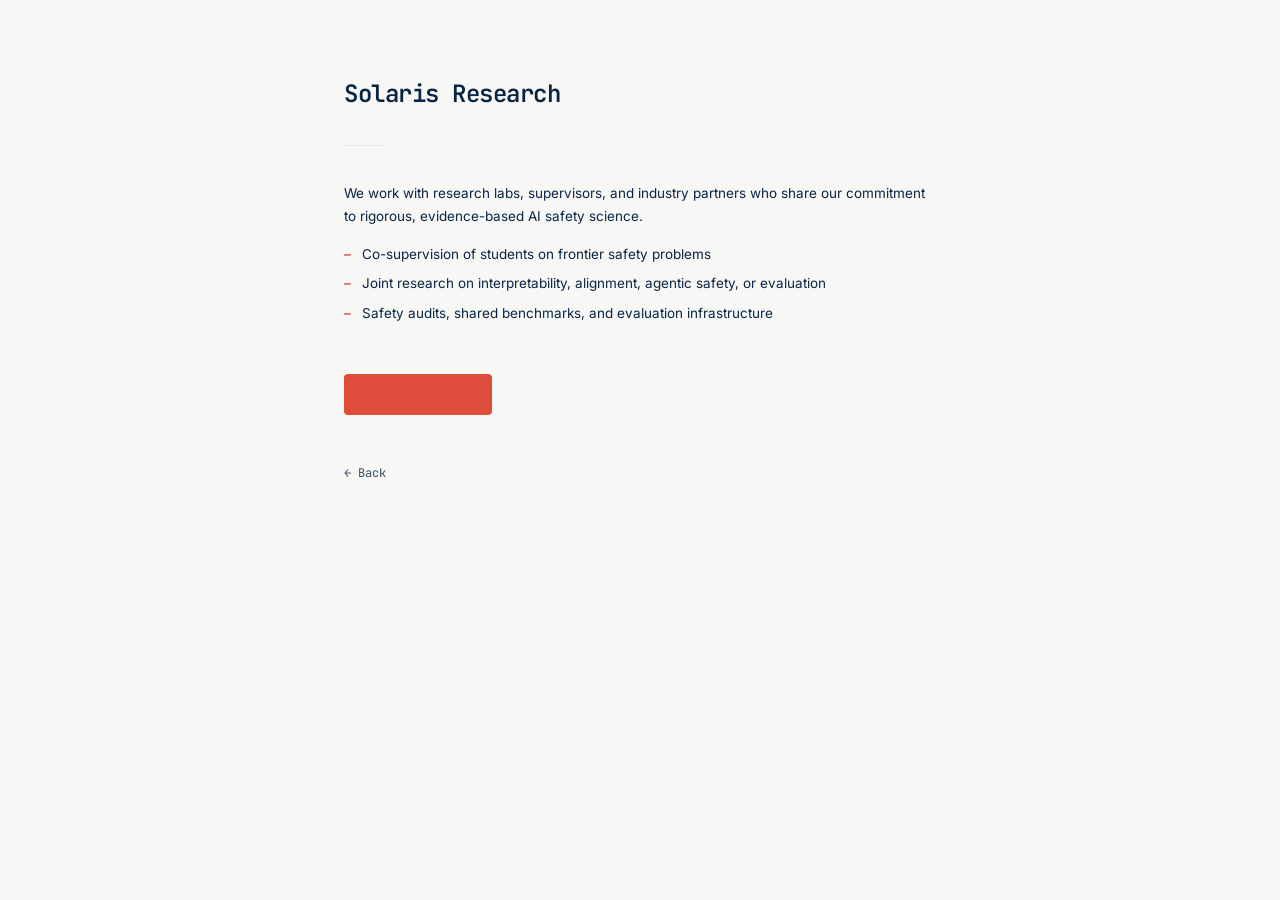
<file: collaborate.html>
<!DOCTYPE html>
<html lang="en">
  <head>
    <meta charset="utf-8" />
    <meta name="viewport" content="width=device-width, initial-scale=1" />
    <title>Collaborate — Solaris Research</title>
    <meta
      name="description"
      content="Collaborate with Solaris Research on frontier AI safety."
    />
    <link rel="preconnect" href="https://fonts.googleapis.com" />
    <link rel="preconnect" href="https://fonts.gstatic.com" crossorigin />
    <link
      href="https://fonts.googleapis.com/css2?family=Inter:wght@400;500;600&family=JetBrains+Mono:wght@400;500;600&display=swap"
      rel="stylesheet"
    />
    <link rel="icon" type="image/png" href="sr_logo.png" />
    <style>
      *,
      *::before,
      *::after {
        margin: 0;
        padding: 0;
        box-sizing: border-box;
      }

      :root {
        --bg: #f7f7f6;
        --bg-alt: #f3f2ef;
        --text: #092544;
        --text-secondary: #092544cc;
        --accent: #df4e3c;
        --accent-hover: #c24034;
        --border: #09254414;
        --font: "Inter", -apple-system, BlinkMacSystemFont, sans-serif;
        --font-mono: "JetBrains Mono", "SF Mono", "Fira Code", monospace;
      }

      html {
        font-size: 15px;
      }

      body {
        font-family: var(--font);
        background: var(--bg);
        color: var(--text);
        line-height: 1.7;
        -webkit-font-smoothing: antialiased;
        -moz-osx-font-smoothing: grayscale;
      }

      .page {
        max-width: 640px;
        margin: 0 auto;
        padding: 0 24px;
      }

      .header {
        padding: 80px 0 0;
      }

      .header__name {
        font-family: var(--font-mono);
        font-size: 1.6rem;
        font-weight: 600;
        letter-spacing: -0.02em;
        line-height: 1.2;
        opacity: 0;
        animation: fadeIn 0.8s ease 0.1s forwards;
      }

      .divider {
        width: 40px;
        height: 1px;
        background: var(--border);
        margin: 36px 0;
        opacity: 0;
        animation: fadeIn 0.8s ease 0.25s forwards;
      }

      .section-heading {
        font-family: var(--font-mono);
        font-size: 0.7rem;
        font-weight: 500;
        text-transform: uppercase;
        letter-spacing: 0.1em;
        color: var(--text-secondary);
        margin-bottom: 20px;
        opacity: 0;
        animation: fadeIn 0.8s ease 0.35s forwards;
      }

      .content {
        opacity: 0;
        animation: fadeIn 0.8s ease 0.45s forwards;
      }

      .content p {
        font-size: 0.9rem;
        line-height: 1.7;
        margin-bottom: 1.2em;
      }

      .content a {
        color: var(--accent);
        text-decoration: none;
        transition: color 0.2s ease;
      }

      .content a:hover {
        color: var(--accent-hover);
      }

      .content ul {
        list-style: none;
        padding: 0;
        margin-bottom: 1.4em;
      }

      .content ul li {
        position: relative;
        padding-left: 18px;
        margin-bottom: 8px;
        font-size: 0.9rem;
        line-height: 1.6;
      }

      .content ul li::before {
        content: "\2013";
        position: absolute;
        left: 0;
        color: var(--accent);
        font-weight: 600;
      }

      .section-sub {
        font-family: var(--font-mono);
        font-size: 0.72rem;
        font-weight: 500;
        text-transform: uppercase;
        letter-spacing: 0.08em;
        color: var(--text-secondary);
        margin-top: 28px;
        margin-bottom: 12px;
      }

      .cta {
        display: inline-block;
        margin-top: 28px;
        padding: 10px 26px;
        font-family: var(--font-mono);
        font-size: 0.85rem;
        font-weight: 500;
        color: #fff;
        background: var(--accent);
        border-radius: 4px;
        text-decoration: none;
        transition: background 0.2s ease;
        opacity: 0;
        animation: fadeIn 0.8s ease 0.55s forwards;
      }

      .cta:hover {
        background: var(--accent-hover);
      }

      .back {
        display: inline-block;
        margin-top: 48px;
        font-family: var(--font-mono);
        font-size: 0.8rem;
        color: var(--text-secondary);
        text-decoration: none;
        transition: color 0.2s ease;
        opacity: 0;
        animation: fadeIn 0.8s ease 0.65s forwards;
      }

      .back:hover {
        color: var(--accent);
      }

      .footer {
        margin-top: 64px;
        padding: 24px 0;
        font-size: 0.75rem;
        color: var(--text-secondary);
        opacity: 0;
        animation: fadeIn 0.8s ease 0.7s forwards;
      }

      @keyframes fadeIn {
        from {
          opacity: 0;
          transform: translateY(8px);
        }
        to {
          opacity: 1;
          transform: translateY(0);
        }
      }

      @media (max-width: 600px) {
        html {
          font-size: 15px;
        }

        .header {
          padding-top: 48px;
        }

        .header__name {
          font-size: 1.4rem;
        }
      }
    </style>
  </head>
  <body>
    <div class="page">
      <header class="header">
        <h1 class="header__name">Solaris Research</h1>
      </header>

      <div class="divider"></div>

      <main>
        <div class="content">
          <p>
            We work with research labs, supervisors, and industry partners who
            share our commitment to rigorous, evidence-based AI safety science.
          </p>

          <ul>
            <li>Co-supervision of students on frontier safety problems</li>
            <li>Joint research on interpretability, alignment, agentic safety, or evaluation</li>
            <li>Safety audits, shared benchmarks, and evaluation infrastructure</li>
          </ul>

          <a
            class="cta"
            href="https://airtable.com/appDJ1cKS5kKF6WWz/pagXDsVRWBRNLYeyg/form"
            target="_blank"
            rel="noopener noreferrer"
          >Get in touch</a>
        </div>

        <a class="back" href="index.html">&larr; Back</a>
      </main>
    </div>
  </body>
</html>
</file>
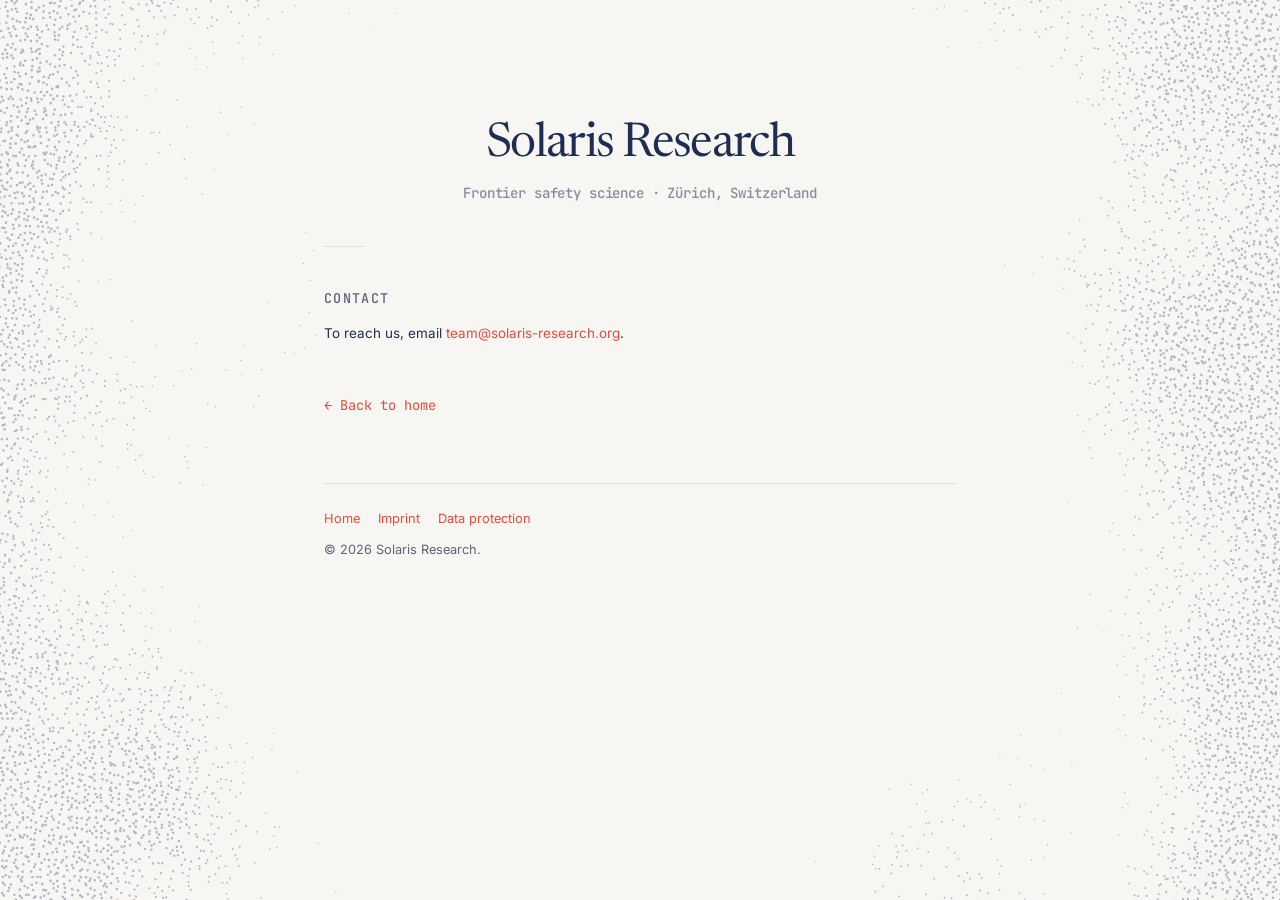
<file: contact.html>
<!DOCTYPE html>
<html lang="en">
  <head>
    <meta charset="utf-8" />
    <meta name="viewport" content="width=device-width, initial-scale=1" />
    <title>Contact — Solaris Research</title>
    <meta
      name="description"
      content="Get in touch with Solaris Research."
    />
    <link rel="preconnect" href="https://fonts.googleapis.com" />
    <link rel="preconnect" href="https://fonts.gstatic.com" crossorigin />
    <link
      href="https://fonts.googleapis.com/css2?family=Inter:wght@400;500;600&family=Newsreader:opsz,wght@6..72,400;6..72,500&family=JetBrains+Mono:wght@400;500;600&display=swap"
      rel="stylesheet"
    />
    <link rel="icon" href="data:," />
    <style>
      *, *::before, *::after {
        margin: 0;
        padding: 0;
        box-sizing: border-box;
      }

      :root {
        --bg: #f7f7f6;
        --text: #092544;
        --text-secondary: #092544cc;
        --accent: #df4e3c;
        --accent-hover: #c24034;
        --border: #09254414;
        --font: "Inter", -apple-system, BlinkMacSystemFont, sans-serif;
        --font-mono: "JetBrains Mono", "SF Mono", "Fira Code", monospace;
      }

      body {
        font-family: var(--font);
        background: var(--bg);
        color: var(--text);
        line-height: 1.7;
        -webkit-font-smoothing: antialiased;
        -moz-osx-font-smoothing: grayscale;
      }

      .page {
        max-width: 680px;
        margin: 0 auto;
        padding: 0 24px 72px;
      }

      .eth-bar {
        display: flex;
        align-items: center;
        justify-content: space-between;
        gap: 24px;
        padding-top: 28px;
      }

      .eth-bar__logo {
        display: inline-flex;
        align-items: center;
        padding: 8px 0;
      }

      .eth-bar__logo img {
        display: block;
        width: 120px;
        height: 20px;
      }

      .eth-bar__meta {
        font-family: var(--font-mono);
        font-size: 0.74rem;
        text-transform: uppercase;
        letter-spacing: 0.08em;
        color: var(--text-secondary);
        text-align: right;
      }

      .header {
        padding: 72px 0 0;
      }

      .header__name {
        font-family: var(--font-mono);
        font-size: 1.6rem;
        font-weight: 600;
        letter-spacing: -0.02em;
        line-height: 1.2;
      }

      .divider {
        width: 40px;
        height: 1px;
        background: var(--border);
        margin: 40px 0;
      }

      .eyebrow {
        font-family: var(--font-mono);
        font-size: 0.75rem;
        font-weight: 500;
        text-transform: uppercase;
        letter-spacing: 0.1em;
        color: var(--text-secondary);
        margin-bottom: 28px;
      }

      .content p,
      .content li {
        font-size: 0.84rem;
        margin-bottom: 1em;
      }

      .content h2 {
        font-family: var(--font-mono);
        font-size: 0.84rem;
        margin: 32px 0 12px;
      }

      .content a,
      .footer-nav a,
      .back {
        color: var(--accent);
        text-decoration: none;
      }

      .content a:hover,
      .footer-nav a:hover,
      .back:hover {
        color: var(--accent-hover);
      }

      .back {
        display: inline-block;
        margin-top: 36px;
        font-family: var(--font-mono);
        font-size: 0.85rem;
      }

      .footer {
        margin-top: 64px;
        padding-top: 24px;
        border-top: 1px solid var(--border);
        font-size: 0.8rem;
        color: var(--text-secondary);
      }

      .footer-nav {
        display: flex;
        flex-wrap: wrap;
        gap: 8px 18px;
        margin-bottom: 10px;
      }

      @media (max-width: 600px) {
        .eth-bar {
          flex-direction: column;
          align-items: flex-start;
          gap: 12px;
        }

        .eth-bar__meta {
          text-align: left;
        }
      }
      @keyframes fadeIn { from { opacity: 0; transform: translateY(8px); } to { opacity: 1; transform: translateY(0); } }
      .header__tagline { color: var(--text-secondary); font-weight: 400; opacity: 0; animation: fadeIn 0.8s ease 0.25s forwards; }
      .header__name { color: var(--text); }
      .header { text-align: center; }
      /* ── Design A: Solaris ocean / Alpine relief ── */
      :root {
        --bg: #f7f6f2;
        --bg-alt: #eeede8;
        --text: #1e2d52;
        --text-secondary: #1e2d52b8;
        --accent: #df4e3c;
        --accent-hover: #b93a2b;
        --border: #3d528326;
        --serif: "Newsreader", "Times New Roman", serif;
      }
      body { background: var(--bg); }
      #field { position: fixed; inset: 0; z-index: 0; pointer-events: none; }
      .page { position: relative; z-index: 1; }
      .header { padding-top: 120px !important; }
      .bg-decor { display: none; }
      .header__eyebrow {
        font-family: var(--font-mono);
        font-size: 0.68rem;
        letter-spacing: 0.04em;
        color: var(--text-secondary);
        margin-bottom: 18px;
        opacity: 0;
        animation: fadeIn 0.8s ease 0s forwards;
      }
      .header__name { font-family: var(--serif); font-weight: 400; font-size: 3rem; letter-spacing: -0.035em; line-height: 1.05; }
      .header__tagline { font-family: var(--font-mono); font-size: 0.88rem; font-weight: 500; letter-spacing: -0.01em; color: #1e2d5285; margin-top: 12px; }
      .body .intro { font-family: var(--font-mono); font-size: 0.98rem; font-weight: 400; line-height: 1.65; }
      .body .brand { font-family: var(--serif); font-weight: 500; letter-spacing: -0.01em; }
      .section-heading { color: var(--accent); letter-spacing: 0.16em; }
      .team-section .team-member > a:first-child { box-shadow: 0 0 0 1px var(--border), 0 0 0 6px var(--bg), 0 0 0 7px var(--border); }
      .field-legend {
        position: fixed; left: 20px; bottom: 18px; z-index: 1;
        font-family: var(--font-mono); font-size: 0.66rem; letter-spacing: 0.04em;
        color: var(--text-secondary); line-height: 1.7; pointer-events: none;
        opacity: 0; animation: fadeIn 1s ease 2.2s forwards;
      }
      .field-legend i { display: inline-block; width: 18px; height: 0; vertical-align: middle; margin-right: 8px; border-top: 1.5px solid var(--text); }
      .field-legend i.b { border-top: 1px solid #2c5fa8; width: 8px; margin-right: 2px; }
      .field-legend i.r { border-top: 1px solid #df4e3c; width: 8px; }
      @media (max-width: 900px) { .field-legend { display: none; } }
      @media (max-width: 600px) { .header__name { font-size: 2.3rem; } .header { padding-top: 72px !important; } }
      .header__mark { display: block; width: 56px; height: auto; margin: 0 auto 18px; opacity: 0; animation: fadeIn 0.8s ease 0s forwards; }
    </style>
  </head>
  <body>
    <canvas id="field" aria-hidden="true"></canvas>
    <div class="page">

      <header class="header">
        <h1 class="header__name"><a href="index.html" style="color:inherit;text-decoration:none">Solaris Research</a></h1>
        <p class="header__tagline">
          Frontier safety science &middot; Z&uuml;rich, Switzerland
        </p>
      </header>

      <div class="divider"></div>

      <main class="content">
        <h2 class="eyebrow">Contact</h2>
        <p>
          To reach us, email <a href="mailto:team@solaris-research.org">team@solaris-research.org</a>.
        </p>

        <a class="back" href="index.html">&larr; Back to home</a>
      </main>

      <footer class="footer">
        <nav class="footer-nav" aria-label="Site information">
          <a href="index.html">Home</a>
          <a href="imprint.html">Imprint</a>
          <a href="data-protection.html">Data protection</a>
        </nav>
        &copy; 2026 Solaris Research.
      </footer>
    </div>
    <script>
(function () {
  var cv = document.getElementById('field');
  if (!cv || !cv.getContext) return;
  var ctx = cv.getContext('2d');
  var reduce = window.matchMedia && matchMedia('(prefers-reduced-motion: reduce)').matches;
  var W, H, dpr;
  var P = new Uint8Array(512);
  (function () { var p = [], s = 20260; for (var i = 0; i < 256; i++) p[i] = i;
    for (i = 255; i > 0; i--) { s = (s * 16807) % 2147483647; var j = s % (i + 1), t = p[i]; p[i] = p[j]; p[j] = t; }
    for (i = 0; i < 512; i++) P[i] = p[i & 255]; })();
  function fade(t) { return t * t * t * (t * (t * 6 - 15) + 10); }
  function lerp(a, b, t) { return a + (b - a) * t; }
  function grad(h, x, y, z) { h &= 15; var u = h < 8 ? x : y, v = h < 4 ? y : (h === 12 || h === 14 ? x : z); return ((h & 1) ? -u : u) + ((h & 2) ? -v : v); }
  function noise(x, y, z) {
    var X = Math.floor(x) & 255, Y = Math.floor(y) & 255, Z = Math.floor(z) & 255;
    x -= Math.floor(x); y -= Math.floor(y); z -= Math.floor(z);
    var u = fade(x), v = fade(y), w = fade(z);
    var A = P[X] + Y, AA = P[A] + Z, AB = P[A + 1] + Z, B = P[X + 1] + Y, BA = P[B] + Z, BB = P[B + 1] + Z;
    return lerp(lerp(lerp(grad(P[AA], x, y, z), grad(P[BA], x - 1, y, z), u), lerp(grad(P[AB], x, y - 1, z), grad(P[BB], x - 1, y - 1, z), u), v),
      lerp(lerp(grad(P[AA + 1], x, y, z - 1), grad(P[BA + 1], x - 1, y, z - 1), u), lerp(grad(P[AB + 1], x, y - 1, z - 1), grad(P[BB + 1], x - 1, y - 1, z - 1), u), v), w);
  }
  function fbm(x, y, z) { return noise(x, y, z) + 0.5 * noise(2 * x + 5.2, 2 * y + 1.3, 1.4 * z) + 0.25 * noise(4 * x + 9.1, 4 * y + 7.7, 2 * z); }
  function hash(i) { var x = Math.sin(i * 12.9898 + 78.233) * 43758.5453; return x - Math.floor(x); }
  function smooth(a, b, x) { var t = Math.max(0, Math.min(1, (x - a) / (b - a))); return t * t * (3 - 2 * t); }
  function calm(alpha) {
    ctx.globalCompositeOperation = 'destination-out';
    var cx = W / 2, half = W < 760 ? W : 360, edge = 200;
    var gr = ctx.createLinearGradient(cx - half - edge, 0, cx + half + edge, 0), f = edge / (2 * half + 2 * edge);
    var mid = 'rgba(0,0,0,' + alpha + ')';
    gr.addColorStop(0, 'rgba(0,0,0,0)'); gr.addColorStop(f, mid); gr.addColorStop(1 - f, mid); gr.addColorStop(1, 'rgba(0,0,0,0)');
    ctx.fillStyle = gr; ctx.fillRect(0, 0, W, H);
    ctx.globalCompositeOperation = 'source-over';
  }
  var V = {};
    // B · Clearing: understanding as a clearing in a field of unknowns (stipple)
  var pts = [];
  V.dt = 90;
  V.resize = function () {
    pts = []; var sp = W < 760 ? 7 : 6, n = 0;
    for (var y = 0; y < H + sp; y += sp) for (var x = 0; x < W + sp; x += sp) { n++; pts.push(x + (hash(n) - 0.5) * sp, y + (hash(n + 7e4) - 0.5) * sp, hash(n + 3e5)); }
  };
  var cache = document.createElement('canvas'), cc = cache.getContext('2d'), lastC = -1e9;
  V.draw = function (ms, intro) {
    ctx.clearRect(0, 0, W, H);
    if (ms - lastC > 350 || cache.width !== Math.round(W * dpr)) { lastC = ms; cache.width = Math.round(W * dpr); cache.height = Math.round(H * dpr); cc.setTransform(dpr, 0, 0, dpr, 0, 0); paint(cc, ms); }
    ctx.globalAlpha = intro; ctx.setTransform(1, 0, 0, 1, 0, 0); ctx.drawImage(cache, 0, 0); ctx.setTransform(dpr, 0, 0, dpr, 0, 0); ctx.globalAlpha = 1;
  };
  function paint(ctx, ms) { var intro = 1;
    var z = ms * 0.00004, cx = W / 2, cy = H * 0.5, rx = Math.max(W < 760 ? W * 0.62 : 380, W * 0.3), ry = H * 0.62, s = 1 / 240;
    ctx.fillStyle = 'rgba(61,82,131,' + (0.78 * intro).toFixed(3) + ')';
    ctx.beginPath();
    for (var i = 0; i < pts.length; i += 3) {
      var x = pts[i], y = pts[i + 1], ex = (x - cx) / rx, ey = (y - cy) / ry;
      var v = Math.sqrt(ex * ex + ey * ey) + 0.38 * fbm(x * s, y * s, z) - 0.06 * Math.sin(ms * 0.00018);
      var p = smooth(0.92, 1.75, v);
      if (pts[i + 2] < p * p) { var r = 0.55 + 0.75 * p; ctx.moveTo(x + r, y); ctx.arc(x, y, r, 0, 6.283); }
    }
    ctx.fill();
  }

  function resize() {
    dpr = Math.min(window.devicePixelRatio || 1, 2); W = window.innerWidth; H = window.innerHeight;
    cv.width = Math.round(W * dpr); cv.height = Math.round(H * dpr); cv.style.width = W + 'px'; cv.style.height = H + 'px';
    if (V.resize) V.resize();
  }
  var start = performance.now(), last = 0;
  function loop(now) {
    if (!reduce) requestAnimationFrame(loop);
    if (!reduce && now - last < (V.dt || 80)) return;
    last = now;
    var ms = reduce ? 40000 : now - start + 20000, intro = reduce ? 1 : Math.min(1, (now - start) / 2500);
    ctx.setTransform(dpr, 0, 0, dpr, 0, 0);
    V.draw(ms, intro);
  }
  resize();
  window.addEventListener('resize', function () { resize(); if (reduce) loop(performance.now()); });
  requestAnimationFrame(loop);
})();

  </script>
  </body>
</html>
</file>
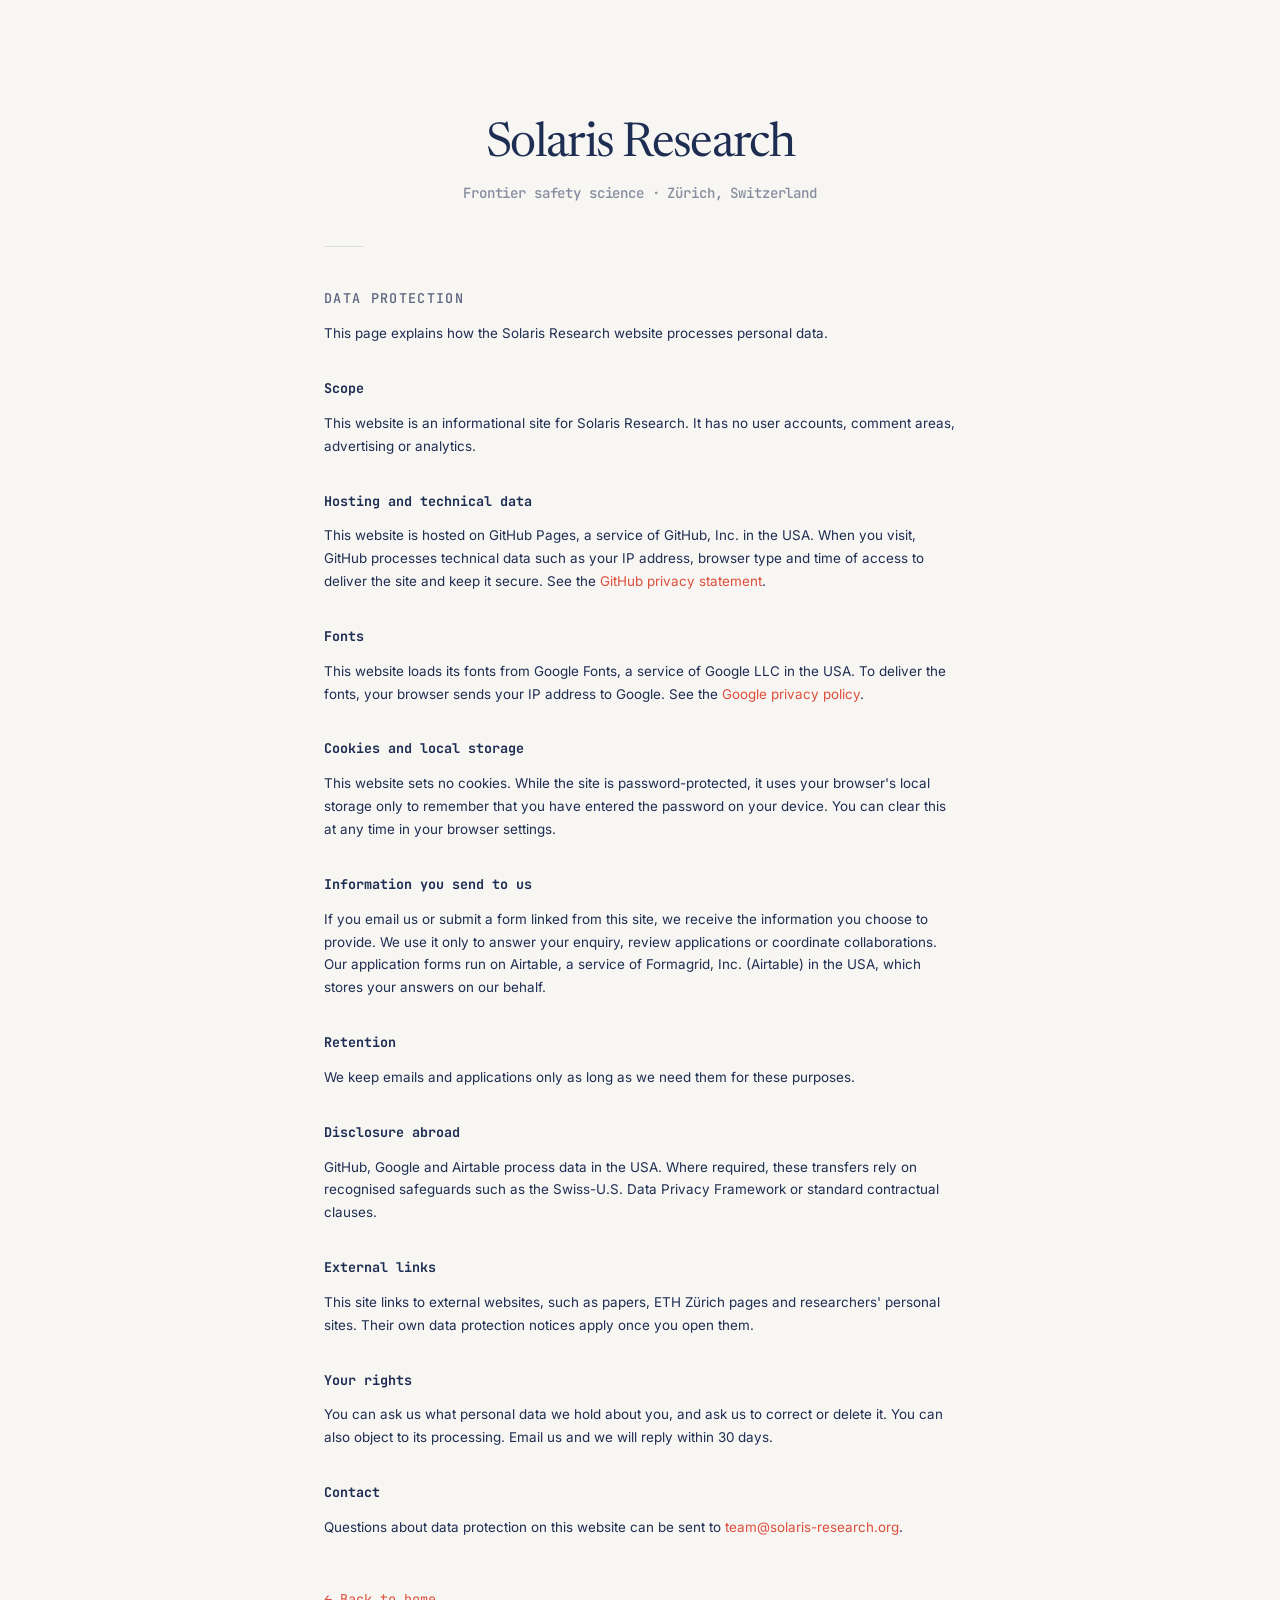
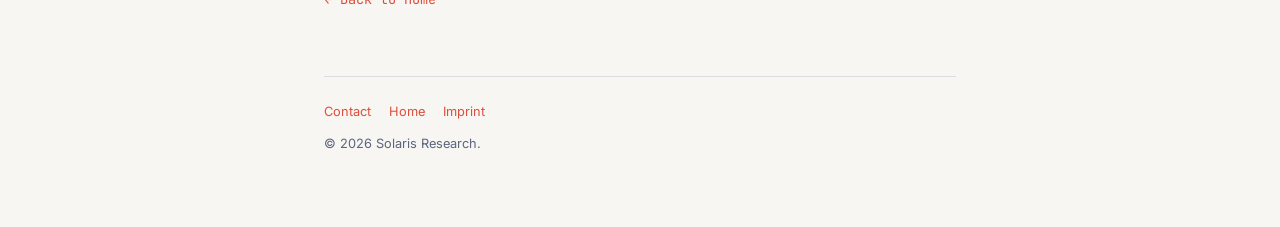
<file: data-protection.html>
<!DOCTYPE html>
<html lang="en">
  <head>
    <meta charset="utf-8" />
    <meta name="viewport" content="width=device-width, initial-scale=1" />
    <title>Data Protection — Solaris Research</title>
    <meta
      name="description"
      content="Data protection information for the Solaris Research website."
    />
    <link rel="preconnect" href="https://fonts.googleapis.com" />
    <link rel="preconnect" href="https://fonts.gstatic.com" crossorigin />
    <link
      href="https://fonts.googleapis.com/css2?family=Inter:wght@400;500;600&family=Newsreader:opsz,wght@6..72,400;6..72,500&family=JetBrains+Mono:wght@400;500;600&display=swap"
      rel="stylesheet"
    />
    <link rel="icon" href="data:," />
    <style>
      *, *::before, *::after {
        margin: 0;
        padding: 0;
        box-sizing: border-box;
      }

      :root {
        --bg: #f7f7f6;
        --text: #092544;
        --text-secondary: #092544cc;
        --accent: #df4e3c;
        --accent-hover: #c24034;
        --border: #09254414;
        --font: "Inter", -apple-system, BlinkMacSystemFont, sans-serif;
        --font-mono: "JetBrains Mono", "SF Mono", "Fira Code", monospace;
      }

      body {
        font-family: var(--font);
        background: var(--bg);
        color: var(--text);
        line-height: 1.7;
        -webkit-font-smoothing: antialiased;
        -moz-osx-font-smoothing: grayscale;
      }

      .page {
        max-width: 680px;
        margin: 0 auto;
        padding: 0 24px 72px;
      }

      .eth-bar {
        display: flex;
        align-items: center;
        justify-content: space-between;
        gap: 24px;
        padding-top: 28px;
      }

      .eth-bar__logo {
        display: inline-flex;
        align-items: center;
        padding: 8px 0;
      }

      .eth-bar__logo img {
        display: block;
        width: 120px;
        height: 20px;
      }

      .eth-bar__meta {
        font-family: var(--font-mono);
        font-size: 0.74rem;
        text-transform: uppercase;
        letter-spacing: 0.08em;
        color: var(--text-secondary);
        text-align: right;
      }

      .header {
        padding: 72px 0 0;
      }

      .header__name {
        font-family: var(--font-mono);
        font-size: 1.6rem;
        font-weight: 600;
        letter-spacing: -0.02em;
        line-height: 1.2;
      }

      .divider {
        width: 40px;
        height: 1px;
        background: var(--border);
        margin: 40px 0;
      }

      .eyebrow {
        font-family: var(--font-mono);
        font-size: 0.75rem;
        font-weight: 500;
        text-transform: uppercase;
        letter-spacing: 0.1em;
        color: var(--text-secondary);
        margin-bottom: 28px;
      }

      .content p,
      .content li {
        font-size: 0.84rem;
        margin-bottom: 1em;
      }

      .content h2 {
        font-family: var(--font-mono);
        font-size: 0.84rem;
        margin: 32px 0 12px;
      }

      .content a,
      .footer-nav a,
      .back {
        color: var(--accent);
        text-decoration: none;
      }

      .content a:hover,
      .footer-nav a:hover,
      .back:hover {
        color: var(--accent-hover);
      }

      .back {
        display: inline-block;
        margin-top: 36px;
        font-family: var(--font-mono);
        font-size: 0.85rem;
      }

      .footer {
        margin-top: 64px;
        padding-top: 24px;
        border-top: 1px solid var(--border);
        font-size: 0.8rem;
        color: var(--text-secondary);
      }

      .footer-nav {
        display: flex;
        flex-wrap: wrap;
        gap: 8px 18px;
        margin-bottom: 10px;
      }

      @media (max-width: 600px) {
        .eth-bar {
          flex-direction: column;
          align-items: flex-start;
          gap: 12px;
        }

        .eth-bar__meta {
          text-align: left;
        }
      }
      @keyframes fadeIn { from { opacity: 0; transform: translateY(8px); } to { opacity: 1; transform: translateY(0); } }
      .header__tagline { color: var(--text-secondary); font-weight: 400; opacity: 0; animation: fadeIn 0.8s ease 0.25s forwards; }
      .header__name { color: var(--text); }
      .header { text-align: center; }
      /* ── Design A: Solaris ocean / Alpine relief ── */
      :root {
        --bg: #f7f6f2;
        --bg-alt: #eeede8;
        --text: #1e2d52;
        --text-secondary: #1e2d52b8;
        --accent: #df4e3c;
        --accent-hover: #b93a2b;
        --border: #3d528326;
        --serif: "Newsreader", "Times New Roman", serif;
      }
      body { background: var(--bg); }
      #field { position: fixed; inset: 0; z-index: 0; pointer-events: none; }
      .page { position: relative; z-index: 1; }
      .header { padding-top: 120px !important; }
      .bg-decor { display: none; }
      .header__eyebrow {
        font-family: var(--font-mono);
        font-size: 0.68rem;
        letter-spacing: 0.04em;
        color: var(--text-secondary);
        margin-bottom: 18px;
        opacity: 0;
        animation: fadeIn 0.8s ease 0s forwards;
      }
      .header__name { font-family: var(--serif); font-weight: 400; font-size: 3rem; letter-spacing: -0.035em; line-height: 1.05; }
      .header__tagline { font-family: var(--font-mono); font-size: 0.88rem; font-weight: 500; letter-spacing: -0.01em; color: #1e2d5285; margin-top: 12px; }
      .body .intro { font-family: var(--font-mono); font-size: 0.98rem; font-weight: 400; line-height: 1.65; }
      .body .brand { font-family: var(--serif); font-weight: 500; letter-spacing: -0.01em; }
      .section-heading { color: var(--accent); letter-spacing: 0.16em; }
      .team-section .team-member > a:first-child { box-shadow: 0 0 0 1px var(--border), 0 0 0 6px var(--bg), 0 0 0 7px var(--border); }
      .field-legend {
        position: fixed; left: 20px; bottom: 18px; z-index: 1;
        font-family: var(--font-mono); font-size: 0.66rem; letter-spacing: 0.04em;
        color: var(--text-secondary); line-height: 1.7; pointer-events: none;
        opacity: 0; animation: fadeIn 1s ease 2.2s forwards;
      }
      .field-legend i { display: inline-block; width: 18px; height: 0; vertical-align: middle; margin-right: 8px; border-top: 1.5px solid var(--text); }
      .field-legend i.b { border-top: 1px solid #2c5fa8; width: 8px; margin-right: 2px; }
      .field-legend i.r { border-top: 1px solid #df4e3c; width: 8px; }
      @media (max-width: 900px) { .field-legend { display: none; } }
      @media (max-width: 600px) { .header__name { font-size: 2.3rem; } .header { padding-top: 72px !important; } }
      .header__mark { display: block; width: 56px; height: auto; margin: 0 auto 18px; opacity: 0; animation: fadeIn 0.8s ease 0s forwards; }
    </style>
  </head>
  <body>
    <canvas id="field" aria-hidden="true"></canvas>
    <div class="page">

      <header class="header">
        <h1 class="header__name"><a href="index.html" style="color:inherit;text-decoration:none">Solaris Research</a></h1>
        <p class="header__tagline">
          Frontier safety science &middot; Z&uuml;rich, Switzerland
        </p>
      </header>

      <div class="divider"></div>

      <main class="content">
        <h2 class="eyebrow">Data protection</h2>
        <p>
          This page explains how the Solaris Research website processes personal data.
        </p>

        <h2>Scope</h2>
        <p>
          This website is an informational site for Solaris Research. It has no user accounts, comment areas, advertising or analytics.
        </p>

        <h2>Hosting and technical data</h2>
        <p>
          This website is hosted on GitHub Pages, a service of GitHub, Inc. in the USA. When you visit, GitHub processes technical data such as your IP address, browser type and time of access to deliver the site and keep it secure. See the <a href="https://docs.github.com/en/site-policy/privacy-policies/github-general-privacy-statement" target="_blank" rel="noopener noreferrer">GitHub privacy statement</a>.
        </p>

        <h2>Fonts</h2>
        <p>
          This website loads its fonts from Google Fonts, a service of Google LLC in the USA. To deliver the fonts, your browser sends your IP address to Google. See the <a href="https://policies.google.com/privacy" target="_blank" rel="noopener noreferrer">Google privacy policy</a>.
        </p>

        <h2>Cookies and local storage</h2>
        <p>
          This website sets no cookies. While the site is password-protected, it uses your browser's local storage only to remember that you have entered the password on your device. You can clear this at any time in your browser settings.
        </p>

        <h2>Information you send to us</h2>
        <p>
          If you email us or submit a form linked from this site, we receive the information you choose to provide. We use it only to answer your enquiry, review applications or coordinate collaborations. Our application forms run on Airtable, a service of Formagrid, Inc. (Airtable) in the USA, which stores your answers on our behalf.
        </p>

        <h2>Retention</h2>
        <p>
          We keep emails and applications only as long as we need them for these purposes.
        </p>

        <h2>Disclosure abroad</h2>
        <p>
          GitHub, Google and Airtable process data in the USA. Where required, these transfers rely on recognised safeguards such as the Swiss-U.S. Data Privacy Framework or standard contractual clauses.
        </p>

        <h2>External links</h2>
        <p>
          This site links to external websites, such as papers, ETH Z&uuml;rich pages and researchers' personal sites. Their own data protection notices apply once you open them.
        </p>

        <h2>Your rights</h2>
        <p>
          You can ask us what personal data we hold about you, and ask us to correct or delete it. You can also object to its processing. Email us and we will reply within 30 days.
        </p>

        <h2>Contact</h2>
        <p>
          Questions about data protection on this website can be sent to <a href="mailto:team@solaris-research.org">team@solaris-research.org</a>.
        </p>

        <a class="back" href="index.html">&larr; Back to home</a>
      </main>

      <footer class="footer">
        <nav class="footer-nav" aria-label="Site information">
          <a href="contact.html">Contact</a>
          <a href="index.html">Home</a>
          <a href="imprint.html">Imprint</a>
        </nav>
        &copy; 2026 Solaris Research.
      </footer>
    </div>
    <script>
(function () {
  var cv = document.getElementById('field');
  if (!cv || !cv.getContext) return;
  var ctx = cv.getContext('2d');
  var reduce = window.matchMedia && matchMedia('(prefers-reduced-motion: reduce)').matches;
  var W, H, dpr;
  var P = new Uint8Array(512);
  (function () { var p = [], s = 20260; for (var i = 0; i < 256; i++) p[i] = i;
    for (i = 255; i > 0; i--) { s = (s * 16807) % 2147483647; var j = s % (i + 1), t = p[i]; p[i] = p[j]; p[j] = t; }
    for (i = 0; i < 512; i++) P[i] = p[i & 255]; })();
  function fade(t) { return t * t * t * (t * (t * 6 - 15) + 10); }
  function lerp(a, b, t) { return a + (b - a) * t; }
  function grad(h, x, y, z) { h &= 15; var u = h < 8 ? x : y, v = h < 4 ? y : (h === 12 || h === 14 ? x : z); return ((h & 1) ? -u : u) + ((h & 2) ? -v : v); }
  function noise(x, y, z) {
    var X = Math.floor(x) & 255, Y = Math.floor(y) & 255, Z = Math.floor(z) & 255;
    x -= Math.floor(x); y -= Math.floor(y); z -= Math.floor(z);
    var u = fade(x), v = fade(y), w = fade(z);
    var A = P[X] + Y, AA = P[A] + Z, AB = P[A + 1] + Z, B = P[X + 1] + Y, BA = P[B] + Z, BB = P[B + 1] + Z;
    return lerp(lerp(lerp(grad(P[AA], x, y, z), grad(P[BA], x - 1, y, z), u), lerp(grad(P[AB], x, y - 1, z), grad(P[BB], x - 1, y - 1, z), u), v),
      lerp(lerp(grad(P[AA + 1], x, y, z - 1), grad(P[BA + 1], x - 1, y, z - 1), u), lerp(grad(P[AB + 1], x, y - 1, z - 1), grad(P[BB + 1], x - 1, y - 1, z - 1), u), v), w);
  }
  function fbm(x, y, z) { return noise(x, y, z) + 0.5 * noise(2 * x + 5.2, 2 * y + 1.3, 1.4 * z) + 0.25 * noise(4 * x + 9.1, 4 * y + 7.7, 2 * z); }
  function hash(i) { var x = Math.sin(i * 12.9898 + 78.233) * 43758.5453; return x - Math.floor(x); }
  function smooth(a, b, x) { var t = Math.max(0, Math.min(1, (x - a) / (b - a))); return t * t * (3 - 2 * t); }
  function calm(alpha) {
    ctx.globalCompositeOperation = 'destination-out';
    var cx = W / 2, half = W < 760 ? W : 360, edge = 200;
    var gr = ctx.createLinearGradient(cx - half - edge, 0, cx + half + edge, 0), f = edge / (2 * half + 2 * edge);
    var mid = 'rgba(0,0,0,' + alpha + ')';
    gr.addColorStop(0, 'rgba(0,0,0,0)'); gr.addColorStop(f, mid); gr.addColorStop(1 - f, mid); gr.addColorStop(1, 'rgba(0,0,0,0)');
    ctx.fillStyle = gr; ctx.fillRect(0, 0, W, H);
    ctx.globalCompositeOperation = 'source-over';
  }
  var V = {};
    // B · Clearing: understanding as a clearing in a field of unknowns (stipple)
  var pts = [];
  V.dt = 90;
  V.resize = function () {
    pts = []; var sp = W < 760 ? 7 : 6, n = 0;
    for (var y = 0; y < H + sp; y += sp) for (var x = 0; x < W + sp; x += sp) { n++; pts.push(x + (hash(n) - 0.5) * sp, y + (hash(n + 7e4) - 0.5) * sp, hash(n + 3e5)); }
  };
  var cache = document.createElement('canvas'), cc = cache.getContext('2d'), lastC = -1e9;
  V.draw = function (ms, intro) {
    ctx.clearRect(0, 0, W, H);
    if (ms - lastC > 350 || cache.width !== Math.round(W * dpr)) { lastC = ms; cache.width = Math.round(W * dpr); cache.height = Math.round(H * dpr); cc.setTransform(dpr, 0, 0, dpr, 0, 0); paint(cc, ms); }
    ctx.globalAlpha = intro; ctx.setTransform(1, 0, 0, 1, 0, 0); ctx.drawImage(cache, 0, 0); ctx.setTransform(dpr, 0, 0, dpr, 0, 0); ctx.globalAlpha = 1;
  };
  function paint(ctx, ms) { var intro = 1;
    var z = ms * 0.00004, cx = W / 2, cy = H * 0.5, rx = Math.max(W < 760 ? W * 0.62 : 380, W * 0.3), ry = H * 0.62, s = 1 / 240;
    ctx.fillStyle = 'rgba(61,82,131,' + (0.78 * intro).toFixed(3) + ')';
    ctx.beginPath();
    for (var i = 0; i < pts.length; i += 3) {
      var x = pts[i], y = pts[i + 1], ex = (x - cx) / rx, ey = (y - cy) / ry;
      var v = Math.sqrt(ex * ex + ey * ey) + 0.38 * fbm(x * s, y * s, z) - 0.06 * Math.sin(ms * 0.00018);
      var p = smooth(0.92, 1.75, v);
      if (pts[i + 2] < p * p) { var r = 0.55 + 0.75 * p; ctx.moveTo(x + r, y); ctx.arc(x, y, r, 0, 6.283); }
    }
    ctx.fill();
  }

  function resize() {
    dpr = Math.min(window.devicePixelRatio || 1, 2); W = window.innerWidth; H = window.innerHeight;
    cv.width = Math.round(W * dpr); cv.height = Math.round(H * dpr); cv.style.width = W + 'px'; cv.style.height = H + 'px';
    if (V.resize) V.resize();
  }
  var start = performance.now(), last = 0;
  function loop(now) {
    if (!reduce) requestAnimationFrame(loop);
    if (!reduce && now - last < (V.dt || 80)) return;
    last = now;
    var ms = reduce ? 40000 : now - start + 20000, intro = reduce ? 1 : Math.min(1, (now - start) / 2500);
    ctx.setTransform(dpr, 0, 0, dpr, 0, 0);
    V.draw(ms, intro);
  }
  resize();
  window.addEventListener('resize', function () { resize(); if (reduce) loop(performance.now()); });
  requestAnimationFrame(loop);
})();

  </script>
  </body>
</html>
</file>
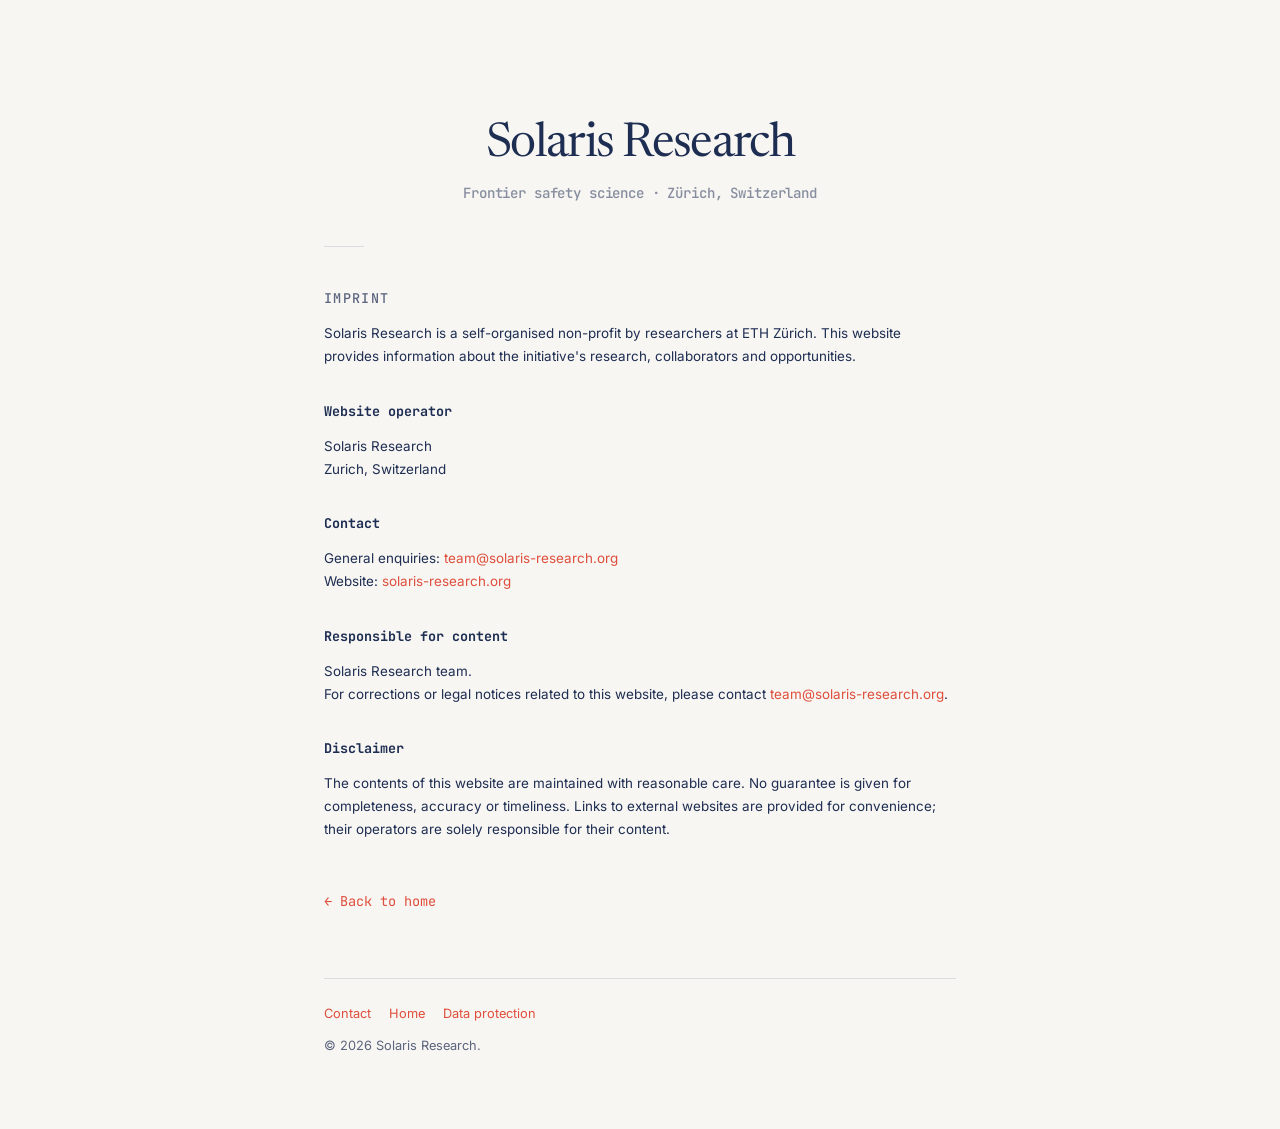
<file: imprint.html>
<!DOCTYPE html>
<html lang="en">
  <head>
    <meta charset="utf-8" />
    <meta name="viewport" content="width=device-width, initial-scale=1" />
    <title>Imprint — Solaris Research</title>
    <meta
      name="description"
      content="Imprint and legal notice for Solaris Research."
    />
    <link rel="preconnect" href="https://fonts.googleapis.com" />
    <link rel="preconnect" href="https://fonts.gstatic.com" crossorigin />
    <link
      href="https://fonts.googleapis.com/css2?family=Inter:wght@400;500;600&family=Newsreader:opsz,wght@6..72,400;6..72,500&family=JetBrains+Mono:wght@400;500;600&display=swap"
      rel="stylesheet"
    />
    <link rel="icon" href="data:," />
    <style>
      *, *::before, *::after {
        margin: 0;
        padding: 0;
        box-sizing: border-box;
      }

      :root {
        --bg: #f7f7f6;
        --text: #092544;
        --text-secondary: #092544cc;
        --accent: #df4e3c;
        --accent-hover: #c24034;
        --border: #09254414;
        --font: "Inter", -apple-system, BlinkMacSystemFont, sans-serif;
        --font-mono: "JetBrains Mono", "SF Mono", "Fira Code", monospace;
      }

      body {
        font-family: var(--font);
        background: var(--bg);
        color: var(--text);
        line-height: 1.7;
        -webkit-font-smoothing: antialiased;
        -moz-osx-font-smoothing: grayscale;
      }

      .page {
        max-width: 680px;
        margin: 0 auto;
        padding: 0 24px 72px;
      }

      .eth-bar {
        display: flex;
        align-items: center;
        justify-content: space-between;
        gap: 24px;
        padding-top: 28px;
      }

      .eth-bar__logo {
        display: inline-flex;
        align-items: center;
        padding: 8px 0;
      }

      .eth-bar__logo img {
        display: block;
        width: 120px;
        height: 20px;
      }

      .eth-bar__meta {
        font-family: var(--font-mono);
        font-size: 0.74rem;
        text-transform: uppercase;
        letter-spacing: 0.08em;
        color: var(--text-secondary);
        text-align: right;
      }

      .header {
        padding: 72px 0 0;
      }

      .header__name {
        font-family: var(--font-mono);
        font-size: 1.6rem;
        font-weight: 600;
        letter-spacing: -0.02em;
        line-height: 1.2;
      }

      .divider {
        width: 40px;
        height: 1px;
        background: var(--border);
        margin: 40px 0;
      }

      .eyebrow {
        font-family: var(--font-mono);
        font-size: 0.75rem;
        font-weight: 500;
        text-transform: uppercase;
        letter-spacing: 0.1em;
        color: var(--text-secondary);
        margin-bottom: 28px;
      }

      .content p,
      .content li {
        font-size: 0.84rem;
        margin-bottom: 1em;
      }

      .content h2 {
        font-family: var(--font-mono);
        font-size: 0.84rem;
        margin: 32px 0 12px;
      }

      .content a,
      .footer-nav a,
      .back {
        color: var(--accent);
        text-decoration: none;
      }

      .content a:hover,
      .footer-nav a:hover,
      .back:hover {
        color: var(--accent-hover);
      }

      .back {
        display: inline-block;
        margin-top: 36px;
        font-family: var(--font-mono);
        font-size: 0.85rem;
      }

      .footer {
        margin-top: 64px;
        padding-top: 24px;
        border-top: 1px solid var(--border);
        font-size: 0.8rem;
        color: var(--text-secondary);
      }

      .footer-nav {
        display: flex;
        flex-wrap: wrap;
        gap: 8px 18px;
        margin-bottom: 10px;
      }

      @media (max-width: 600px) {
        .eth-bar {
          flex-direction: column;
          align-items: flex-start;
          gap: 12px;
        }

        .eth-bar__meta {
          text-align: left;
        }
      }
      @keyframes fadeIn { from { opacity: 0; transform: translateY(8px); } to { opacity: 1; transform: translateY(0); } }
      .header__tagline { color: var(--text-secondary); font-weight: 400; opacity: 0; animation: fadeIn 0.8s ease 0.25s forwards; }
      .header__name { color: var(--text); }
      .header { text-align: center; }
      /* ── Design A: Solaris ocean / Alpine relief ── */
      :root {
        --bg: #f7f6f2;
        --bg-alt: #eeede8;
        --text: #1e2d52;
        --text-secondary: #1e2d52b8;
        --accent: #df4e3c;
        --accent-hover: #b93a2b;
        --border: #3d528326;
        --serif: "Newsreader", "Times New Roman", serif;
      }
      body { background: var(--bg); }
      #field { position: fixed; inset: 0; z-index: 0; pointer-events: none; }
      .page { position: relative; z-index: 1; }
      .header { padding-top: 120px !important; }
      .bg-decor { display: none; }
      .header__eyebrow {
        font-family: var(--font-mono);
        font-size: 0.68rem;
        letter-spacing: 0.04em;
        color: var(--text-secondary);
        margin-bottom: 18px;
        opacity: 0;
        animation: fadeIn 0.8s ease 0s forwards;
      }
      .header__name { font-family: var(--serif); font-weight: 400; font-size: 3rem; letter-spacing: -0.035em; line-height: 1.05; }
      .header__tagline { font-family: var(--font-mono); font-size: 0.88rem; font-weight: 500; letter-spacing: -0.01em; color: #1e2d5285; margin-top: 12px; }
      .body .intro { font-family: var(--font-mono); font-size: 0.98rem; font-weight: 400; line-height: 1.65; }
      .body .brand { font-family: var(--serif); font-weight: 500; letter-spacing: -0.01em; }
      .section-heading { color: var(--accent); letter-spacing: 0.16em; }
      .team-section .team-member > a:first-child { box-shadow: 0 0 0 1px var(--border), 0 0 0 6px var(--bg), 0 0 0 7px var(--border); }
      .field-legend {
        position: fixed; left: 20px; bottom: 18px; z-index: 1;
        font-family: var(--font-mono); font-size: 0.66rem; letter-spacing: 0.04em;
        color: var(--text-secondary); line-height: 1.7; pointer-events: none;
        opacity: 0; animation: fadeIn 1s ease 2.2s forwards;
      }
      .field-legend i { display: inline-block; width: 18px; height: 0; vertical-align: middle; margin-right: 8px; border-top: 1.5px solid var(--text); }
      .field-legend i.b { border-top: 1px solid #2c5fa8; width: 8px; margin-right: 2px; }
      .field-legend i.r { border-top: 1px solid #df4e3c; width: 8px; }
      @media (max-width: 900px) { .field-legend { display: none; } }
      @media (max-width: 600px) { .header__name { font-size: 2.3rem; } .header { padding-top: 72px !important; } }
      .header__mark { display: block; width: 56px; height: auto; margin: 0 auto 18px; opacity: 0; animation: fadeIn 0.8s ease 0s forwards; }
    </style>
  </head>
  <body>
    <canvas id="field" aria-hidden="true"></canvas>
    <div class="page">
      <!--
      <div class="eth-bar">
        <a class="eth-bar__logo" href="https://ethz.ch/en.html" target="_blank" rel="noopener noreferrer" aria-label="ETH Zurich homepage">
          <img src="ethz-logo.svg" alt="ETH Zurich" width="120" height="20" />
        </a>
        <p class="eth-bar__meta">Affiliated with ETH Zurich</p>
      </div>
      -->

      <header class="header">
        <h1 class="header__name"><a href="index.html" style="color:inherit;text-decoration:none">Solaris Research</a></h1>
        <p class="header__tagline">
          Frontier safety science &middot; Z&uuml;rich, Switzerland
        </p>
      </header>

      <div class="divider"></div>

      <main class="content">
        <h2 class="eyebrow">Imprint</h2>

        <p>
          Solaris Research is a self-organised non-profit by researchers at ETH Z&uuml;rich.
          This website provides information about the initiative's research,
          collaborators and opportunities.
        </p>

        <h2>Website operator</h2>
        <p>
          Solaris Research<br />
          Zurich, Switzerland
        </p>

        <h2>Contact</h2>
        <p>
          General enquiries: <a href="mailto:team@solaris-research.org">team@solaris-research.org</a><br />
          Website: <a href="https://solaris-research.org">solaris-research.org</a>
        </p>

        <h2>Responsible for content</h2>
        <p>
          Solaris Research team.<br />
          For corrections or legal notices related to this website, please contact
          <a href="mailto:team@solaris-research.org">team@solaris-research.org</a>.
        </p>

        <h2>Disclaimer</h2>
        <p>
          The contents of this website are maintained with reasonable care. No
          guarantee is given for completeness, accuracy or timeliness. Links to
          external websites are provided for convenience; their operators are
          solely responsible for their content.
        </p>

        <a class="back" href="index.html">&larr; Back to home</a>
      </main>

      <footer class="footer">
        <nav class="footer-nav" aria-label="Site information">
          <a href="contact.html">Contact</a>
          <a href="index.html">Home</a>
          <a href="data-protection.html">Data protection</a>
        </nav>
        &copy; 2026 Solaris Research.
      </footer>
    </div>
    <script>
(function () {
  var cv = document.getElementById('field');
  if (!cv || !cv.getContext) return;
  var ctx = cv.getContext('2d');
  var reduce = window.matchMedia && matchMedia('(prefers-reduced-motion: reduce)').matches;
  var W, H, dpr;
  var P = new Uint8Array(512);
  (function () { var p = [], s = 20260; for (var i = 0; i < 256; i++) p[i] = i;
    for (i = 255; i > 0; i--) { s = (s * 16807) % 2147483647; var j = s % (i + 1), t = p[i]; p[i] = p[j]; p[j] = t; }
    for (i = 0; i < 512; i++) P[i] = p[i & 255]; })();
  function fade(t) { return t * t * t * (t * (t * 6 - 15) + 10); }
  function lerp(a, b, t) { return a + (b - a) * t; }
  function grad(h, x, y, z) { h &= 15; var u = h < 8 ? x : y, v = h < 4 ? y : (h === 12 || h === 14 ? x : z); return ((h & 1) ? -u : u) + ((h & 2) ? -v : v); }
  function noise(x, y, z) {
    var X = Math.floor(x) & 255, Y = Math.floor(y) & 255, Z = Math.floor(z) & 255;
    x -= Math.floor(x); y -= Math.floor(y); z -= Math.floor(z);
    var u = fade(x), v = fade(y), w = fade(z);
    var A = P[X] + Y, AA = P[A] + Z, AB = P[A + 1] + Z, B = P[X + 1] + Y, BA = P[B] + Z, BB = P[B + 1] + Z;
    return lerp(lerp(lerp(grad(P[AA], x, y, z), grad(P[BA], x - 1, y, z), u), lerp(grad(P[AB], x, y - 1, z), grad(P[BB], x - 1, y - 1, z), u), v),
      lerp(lerp(grad(P[AA + 1], x, y, z - 1), grad(P[BA + 1], x - 1, y, z - 1), u), lerp(grad(P[AB + 1], x, y - 1, z - 1), grad(P[BB + 1], x - 1, y - 1, z - 1), u), v), w);
  }
  function fbm(x, y, z) { return noise(x, y, z) + 0.5 * noise(2 * x + 5.2, 2 * y + 1.3, 1.4 * z) + 0.25 * noise(4 * x + 9.1, 4 * y + 7.7, 2 * z); }
  function hash(i) { var x = Math.sin(i * 12.9898 + 78.233) * 43758.5453; return x - Math.floor(x); }
  function smooth(a, b, x) { var t = Math.max(0, Math.min(1, (x - a) / (b - a))); return t * t * (3 - 2 * t); }
  function calm(alpha) {
    ctx.globalCompositeOperation = 'destination-out';
    var cx = W / 2, half = W < 760 ? W : 360, edge = 200;
    var gr = ctx.createLinearGradient(cx - half - edge, 0, cx + half + edge, 0), f = edge / (2 * half + 2 * edge);
    var mid = 'rgba(0,0,0,' + alpha + ')';
    gr.addColorStop(0, 'rgba(0,0,0,0)'); gr.addColorStop(f, mid); gr.addColorStop(1 - f, mid); gr.addColorStop(1, 'rgba(0,0,0,0)');
    ctx.fillStyle = gr; ctx.fillRect(0, 0, W, H);
    ctx.globalCompositeOperation = 'source-over';
  }
  var V = {};
    // B · Clearing: understanding as a clearing in a field of unknowns (stipple)
  var pts = [];
  V.dt = 90;
  V.resize = function () {
    pts = []; var sp = W < 760 ? 7 : 6, n = 0;
    for (var y = 0; y < H + sp; y += sp) for (var x = 0; x < W + sp; x += sp) { n++; pts.push(x + (hash(n) - 0.5) * sp, y + (hash(n + 7e4) - 0.5) * sp, hash(n + 3e5)); }
  };
  var cache = document.createElement('canvas'), cc = cache.getContext('2d'), lastC = -1e9;
  V.draw = function (ms, intro) {
    ctx.clearRect(0, 0, W, H);
    if (ms - lastC > 350 || cache.width !== Math.round(W * dpr)) { lastC = ms; cache.width = Math.round(W * dpr); cache.height = Math.round(H * dpr); cc.setTransform(dpr, 0, 0, dpr, 0, 0); paint(cc, ms); }
    ctx.globalAlpha = intro; ctx.setTransform(1, 0, 0, 1, 0, 0); ctx.drawImage(cache, 0, 0); ctx.setTransform(dpr, 0, 0, dpr, 0, 0); ctx.globalAlpha = 1;
  };
  function paint(ctx, ms) { var intro = 1;
    var z = ms * 0.00004, cx = W / 2, cy = H * 0.5, rx = Math.max(W < 760 ? W * 0.62 : 380, W * 0.3), ry = H * 0.62, s = 1 / 240;
    ctx.fillStyle = 'rgba(61,82,131,' + (0.78 * intro).toFixed(3) + ')';
    ctx.beginPath();
    for (var i = 0; i < pts.length; i += 3) {
      var x = pts[i], y = pts[i + 1], ex = (x - cx) / rx, ey = (y - cy) / ry;
      var v = Math.sqrt(ex * ex + ey * ey) + 0.38 * fbm(x * s, y * s, z) - 0.06 * Math.sin(ms * 0.00018);
      var p = smooth(0.92, 1.75, v);
      if (pts[i + 2] < p * p) { var r = 0.55 + 0.75 * p; ctx.moveTo(x + r, y); ctx.arc(x, y, r, 0, 6.283); }
    }
    ctx.fill();
  }

  function resize() {
    dpr = Math.min(window.devicePixelRatio || 1, 2); W = window.innerWidth; H = window.innerHeight;
    cv.width = Math.round(W * dpr); cv.height = Math.round(H * dpr); cv.style.width = W + 'px'; cv.style.height = H + 'px';
    if (V.resize) V.resize();
  }
  var start = performance.now(), last = 0;
  function loop(now) {
    if (!reduce) requestAnimationFrame(loop);
    if (!reduce && now - last < (V.dt || 80)) return;
    last = now;
    var ms = reduce ? 40000 : now - start + 20000, intro = reduce ? 1 : Math.min(1, (now - start) / 2500);
    ctx.setTransform(dpr, 0, 0, dpr, 0, 0);
    V.draw(ms, intro);
  }
  resize();
  window.addEventListener('resize', function () { resize(); if (reduce) loop(performance.now()); });
  requestAnimationFrame(loop);
})();

  </script>
  </body>
</html>
</file>
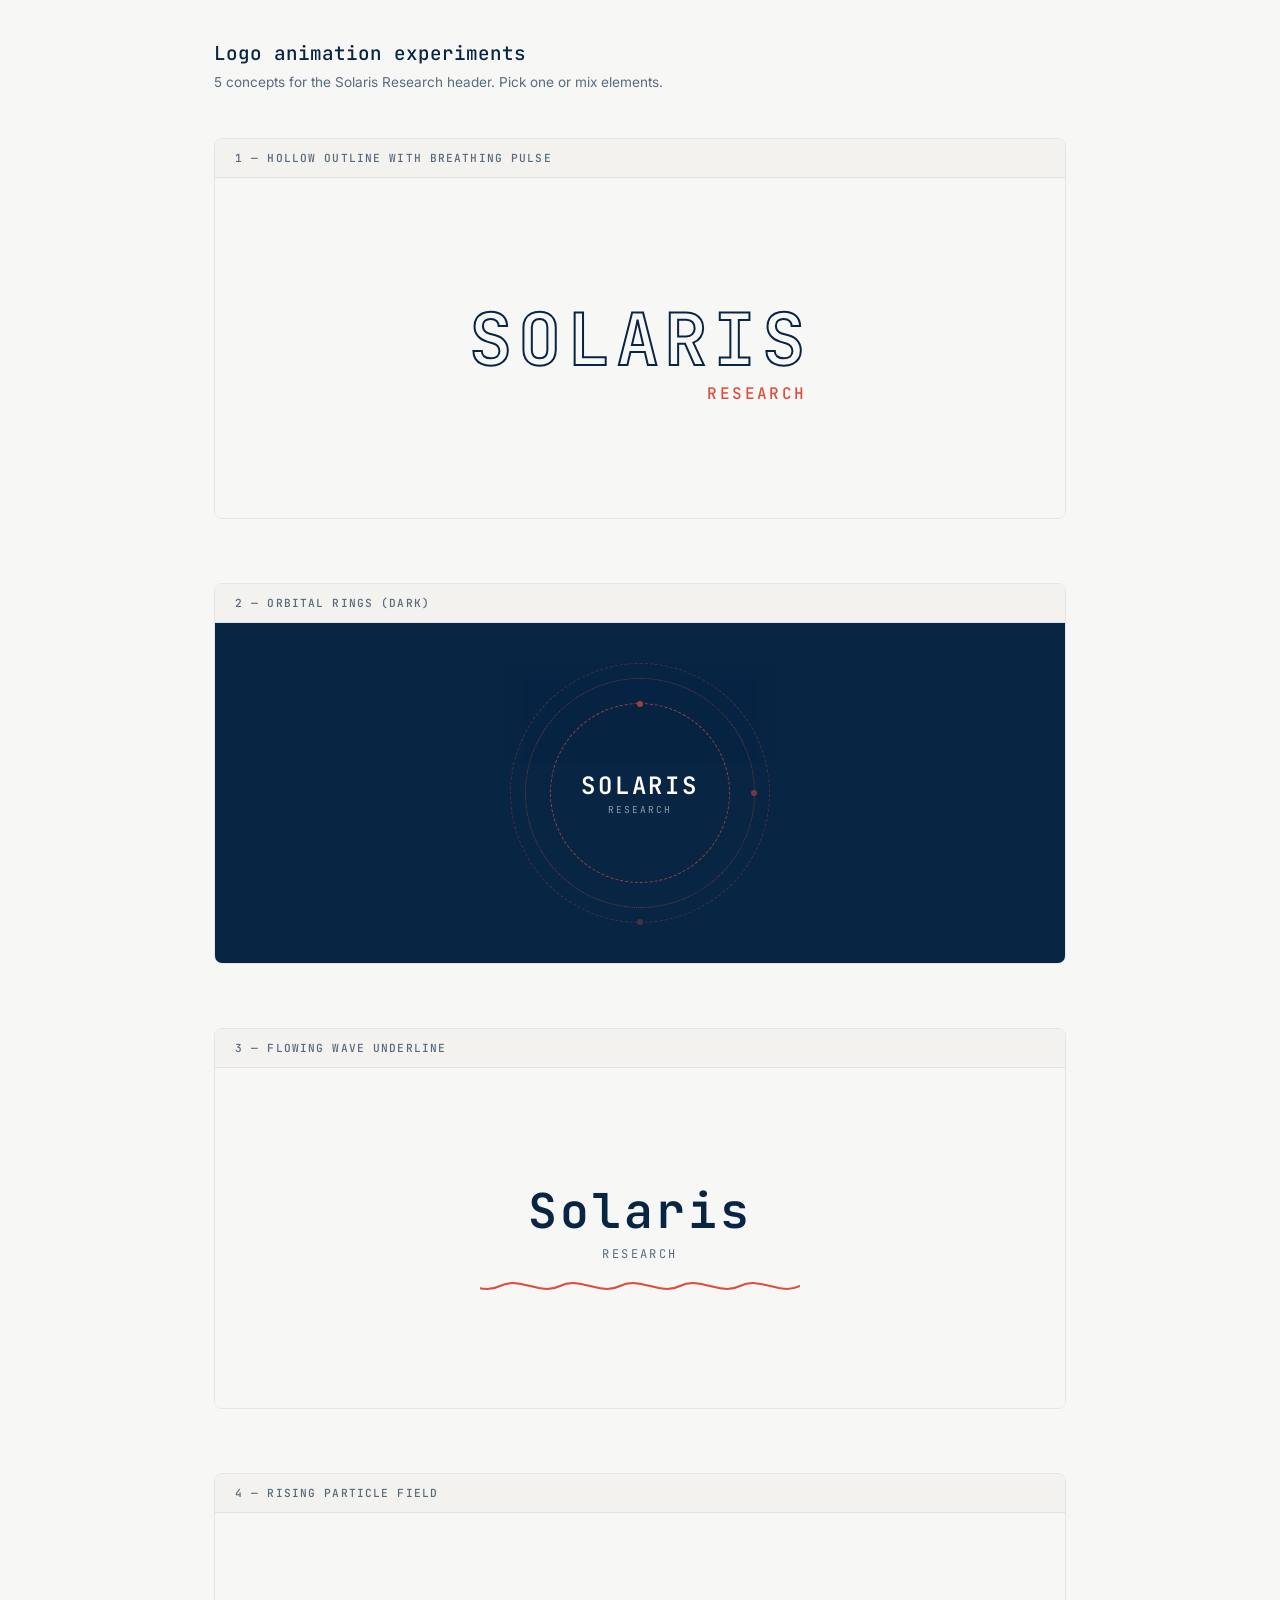
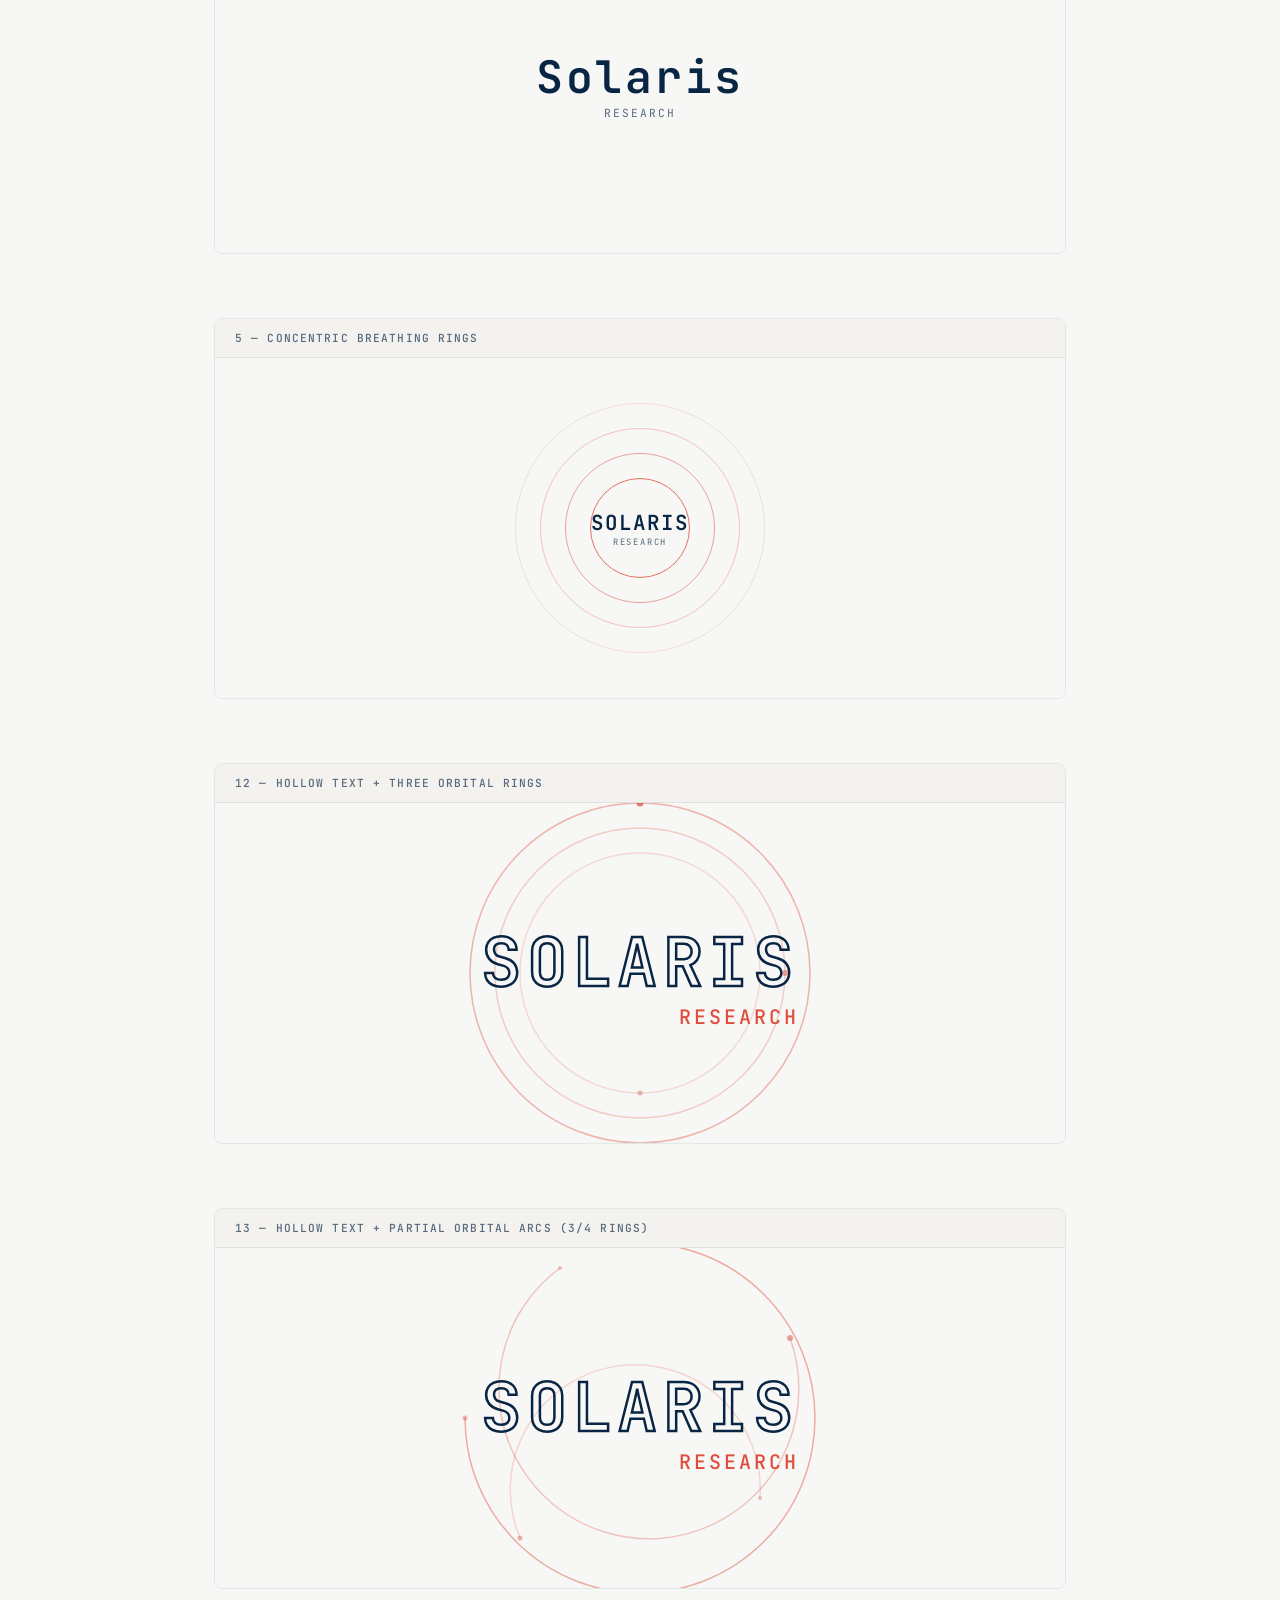
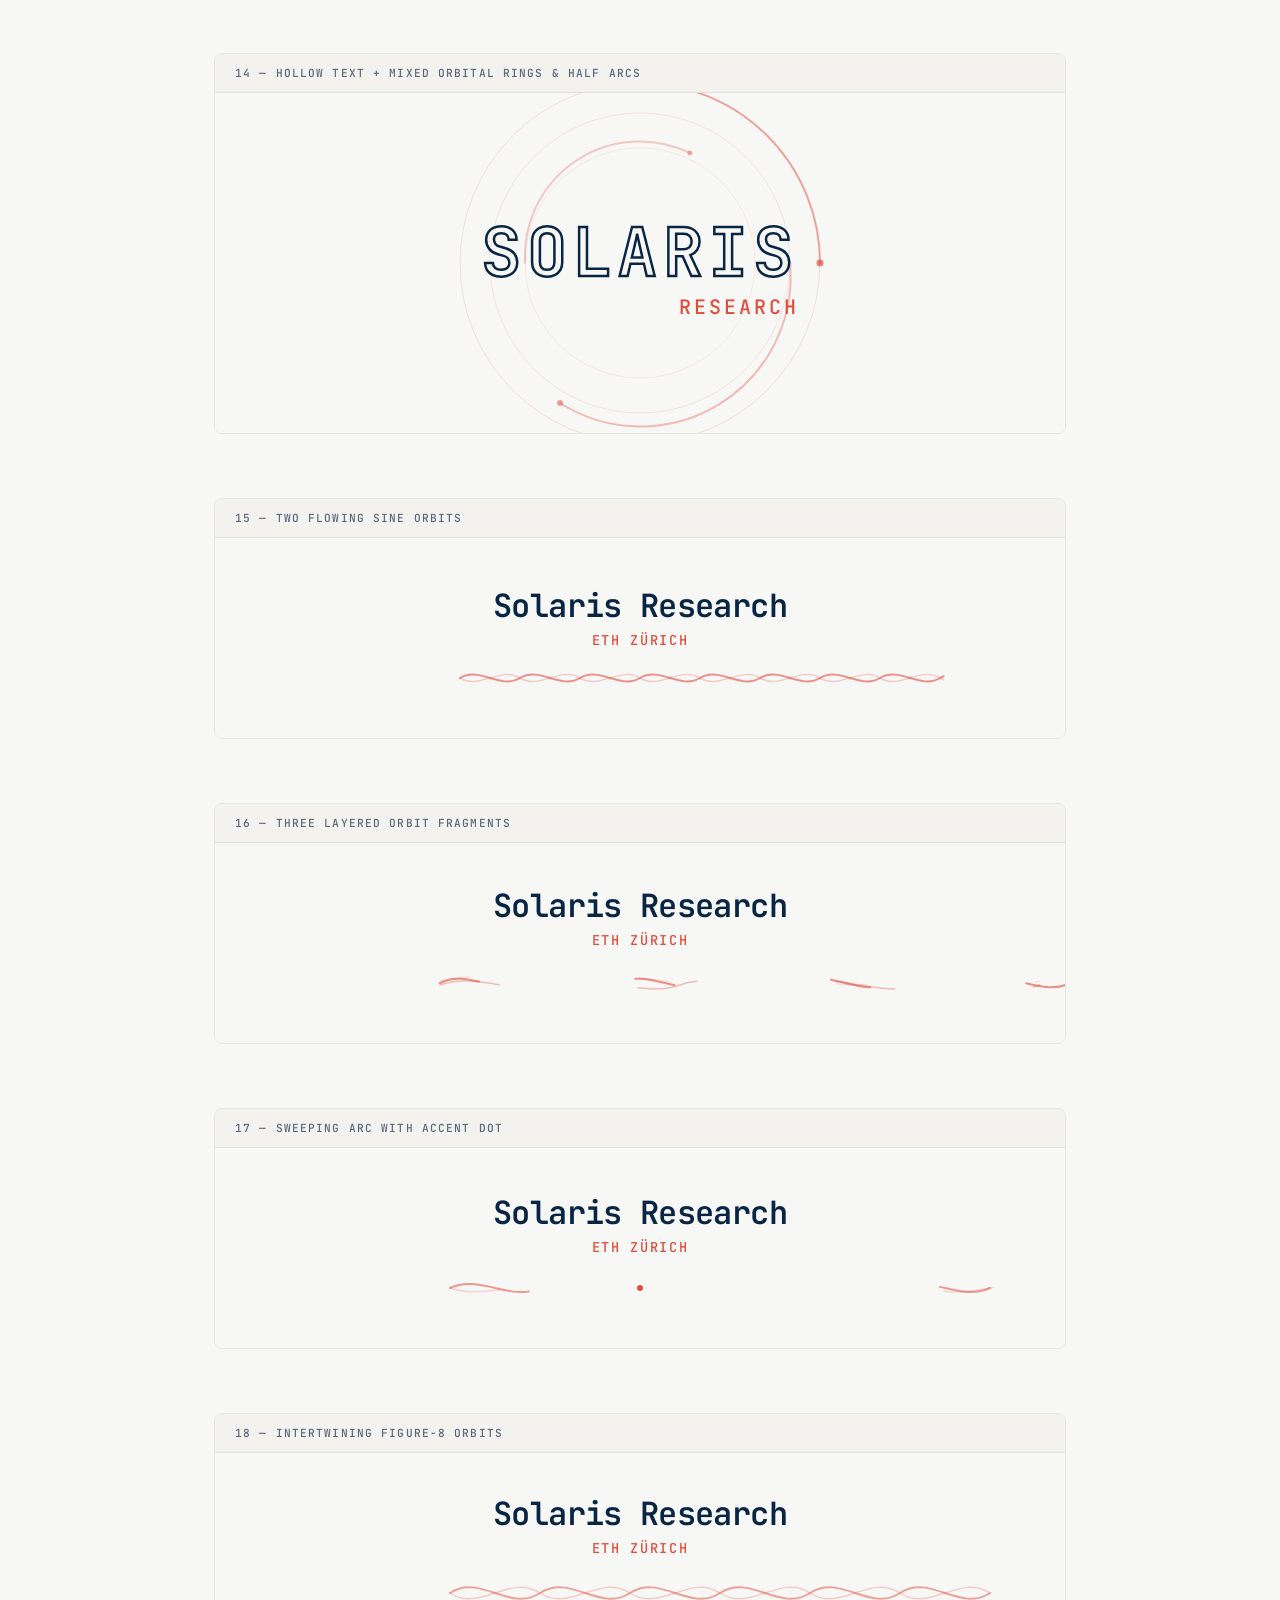
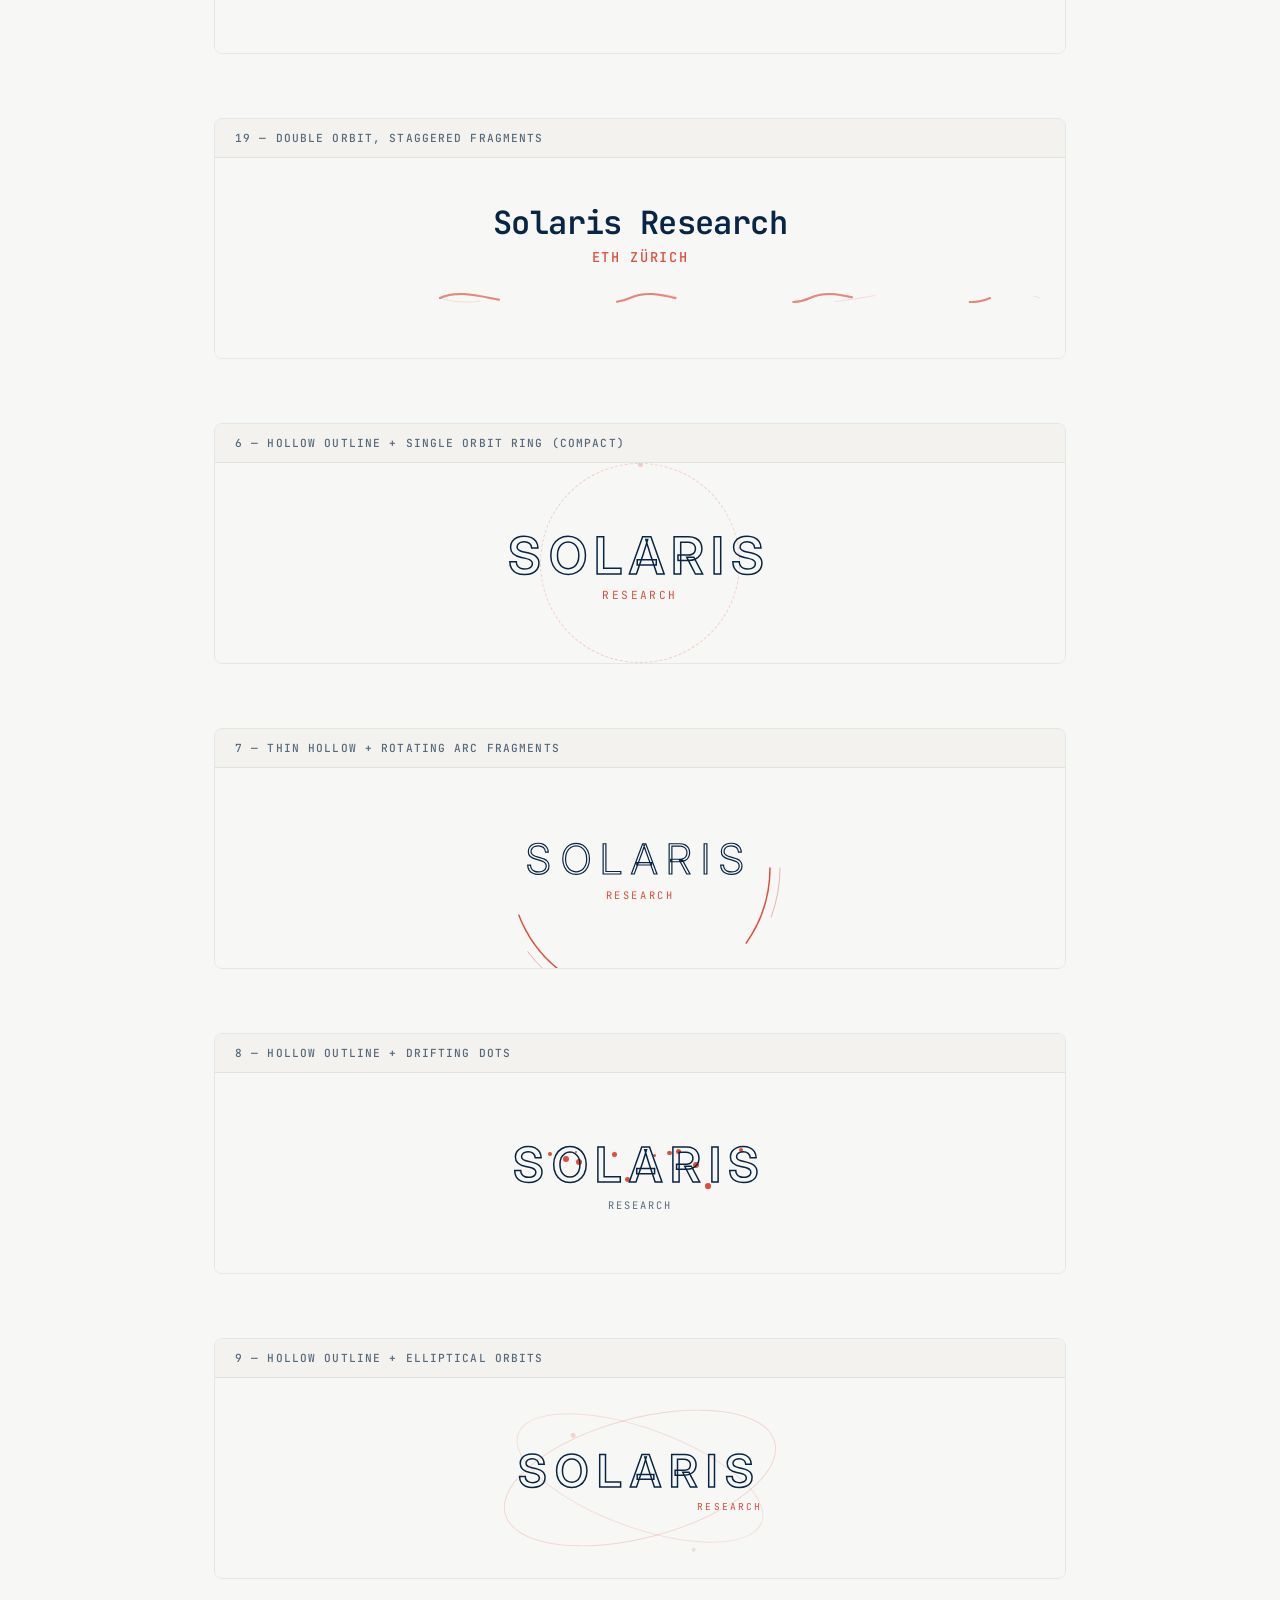
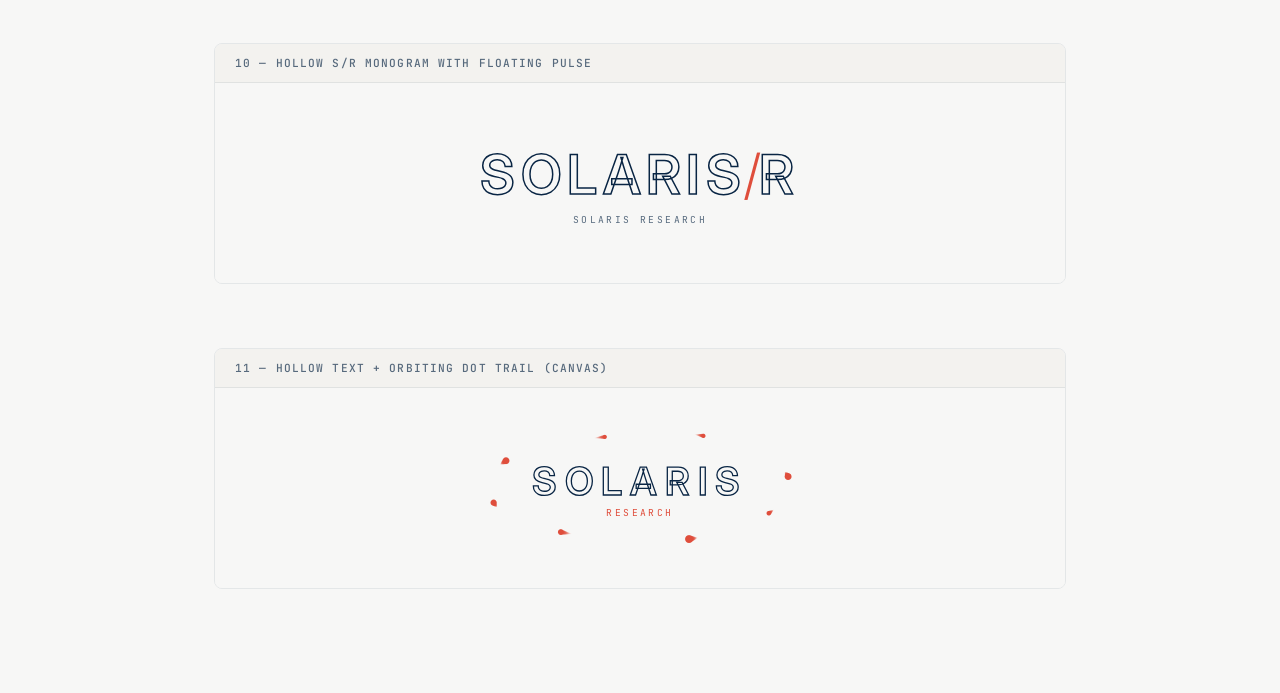
<file: logo-experiments.html>
<!DOCTYPE html>
<html lang="en">
<head>
  <meta charset="utf-8" />
  <meta name="viewport" content="width=device-width, initial-scale=1" />
  <title>Solaris Research — Logo Experiments</title>
  <link rel="preconnect" href="https://fonts.googleapis.com" />
  <link rel="preconnect" href="https://fonts.gstatic.com" crossorigin />
  <link href="https://fonts.googleapis.com/css2?family=Inter:wght@400;500;600&family=JetBrains+Mono:wght@400;500;600&display=swap" rel="stylesheet" />
  <style>
    * { margin: 0; padding: 0; box-sizing: border-box; }
    :root {
      --bg: #f7f7f6;
      --dark: #092544;
      --accent: #df4e3c;
      --accent-hover: #c24034;
      --mono: "JetBrains Mono", monospace;
      --sans: "Inter", sans-serif;
    }
    body {
      font-family: var(--sans);
      background: var(--bg);
      color: var(--dark);
    }
    .gallery {
      max-width: 900px;
      margin: 0 auto;
      padding: 40px 24px;
    }
    .gallery h1 {
      font-family: var(--mono);
      font-size: 1.2rem;
      font-weight: 500;
      margin-bottom: 8px;
    }
    .gallery > p {
      font-size: 0.85rem;
      color: #092544aa;
      margin-bottom: 48px;
    }
    .experiment {
      margin-bottom: 64px;
      border: 1px solid #09254414;
      border-radius: 8px;
      overflow: hidden;
    }
    .experiment__label {
      padding: 12px 20px;
      font-family: var(--mono);
      font-size: 0.7rem;
      font-weight: 500;
      text-transform: uppercase;
      letter-spacing: 0.1em;
      color: #092544aa;
      border-bottom: 1px solid #09254414;
      background: #f3f2ef;
    }
    .experiment__canvas {
      display: flex;
      align-items: center;
      justify-content: center;
      height: 340px;
      background: var(--bg);
      position: relative;
      overflow: hidden;
    }
    .experiment__canvas.dark {
      background: var(--dark);
    }

    /* ═══════════════════════════════════════
       1. HOLLOW OUTLINE — breathing pulse
    ═══════════════════════════════════════ */
    .logo1 { text-align: center; }
    .logo1 .title {
      font-family: var(--mono);
      font-size: 4.5rem;
      font-weight: 600;
      letter-spacing: 0.08em;
      color: transparent;
      -webkit-text-stroke: 2px var(--dark);
      animation: breathe 4s ease-in-out infinite;
    }
    .logo1 .sub {
      font-family: var(--mono);
      font-size: 1rem;
      font-weight: 500;
      letter-spacing: 0.15em;
      text-transform: uppercase;
      color: var(--accent);
      margin-top: -4px;
      text-align: right;
      padding-right: 4px;
      animation: breathe 4s ease-in-out infinite 0.5s;
    }
    @keyframes breathe {
      0%, 100% { opacity: 1; }
      50% { opacity: 0.5; }
    }

    /* ═══════════════════════════════════════
       2. ORBITAL RINGS — rotating dashes
    ═══════════════════════════════════════ */
    .logo2-wrap {
      position: relative;
      width: 260px;
      height: 260px;
    }
    .logo2-center {
      position: absolute;
      top: 50%; left: 50%;
      transform: translate(-50%, -50%);
      text-align: center;
      z-index: 2;
    }
    .logo2-center .title {
      font-family: var(--mono);
      font-size: 1.5rem;
      font-weight: 600;
      letter-spacing: 0.12em;
      color: #fff;
    }
    .logo2-center .sub {
      font-family: var(--mono);
      font-size: 0.6rem;
      font-weight: 400;
      letter-spacing: 0.2em;
      text-transform: uppercase;
      color: #ffffff88;
      margin-top: 2px;
    }
    .orbit {
      position: absolute;
      top: 50%; left: 50%;
      border-radius: 50%;
      border: 1.5px dashed var(--accent);
      animation: spin linear infinite;
    }
    .orbit:nth-child(1) {
      width: 180px; height: 180px;
      margin: -90px 0 0 -90px;
      animation-duration: 20s;
      opacity: 0.7;
    }
    .orbit:nth-child(2) {
      width: 230px; height: 230px;
      margin: -115px 0 0 -115px;
      animation-duration: 30s;
      animation-direction: reverse;
      border-style: dotted;
      opacity: 0.5;
    }
    .orbit:nth-child(3) {
      width: 260px; height: 260px;
      margin: -130px 0 0 -130px;
      animation-duration: 25s;
      opacity: 0.3;
    }
    .orbit-dot {
      position: absolute;
      width: 6px; height: 6px;
      background: var(--accent);
      border-radius: 50%;
    }
    .orbit:nth-child(1) .orbit-dot { top: -3px; left: 50%; margin-left: -3px; }
    .orbit:nth-child(2) .orbit-dot { top: 50%; right: -3px; margin-top: -3px; }
    .orbit:nth-child(3) .orbit-dot { bottom: -3px; left: 50%; margin-left: -3px; }
    @keyframes spin { to { transform: rotate(360deg); } }

    /* ═══════════════════════════════════════
       3. WAVE UNDERLINE — flowing sine wave
    ═══════════════════════════════════════ */
    .logo3 { text-align: center; position: relative; }
    .logo3 .title {
      font-family: var(--mono);
      font-size: 3rem;
      font-weight: 600;
      letter-spacing: 0.06em;
      color: var(--dark);
    }
    .logo3 .sub {
      font-family: var(--mono);
      font-size: 0.75rem;
      font-weight: 400;
      letter-spacing: 0.2em;
      text-transform: uppercase;
      color: #092544aa;
      margin-top: 4px;
    }
    .logo3 svg {
      display: block;
      margin: 12px auto 0;
      width: 320px;
      height: 24px;
    }
    .logo3 .wave-line {
      fill: none;
      stroke: var(--accent);
      stroke-width: 2;
      stroke-dasharray: 600;
      stroke-dashoffset: 0;
      animation: waveFlow 3s linear infinite;
    }
    .logo3 .wave-line2 {
      fill: none;
      stroke: var(--accent);
      stroke-width: 1.5;
      stroke-dasharray: 600;
      stroke-dashoffset: 300;
      opacity: 0.3;
      animation: waveFlow 4s linear infinite reverse;
    }
    @keyframes waveFlow {
      to { stroke-dashoffset: -600; }
    }

    /* ═══════════════════════════════════════
       4. PARTICLE FIELD — floating dots
    ═══════════════════════════════════════ */
    .logo4-wrap {
      position: relative;
      width: 100%;
      height: 100%;
    }
    .logo4-text {
      position: absolute;
      top: 50%; left: 50%;
      transform: translate(-50%, -50%);
      text-align: center;
      z-index: 2;
    }
    .logo4-text .title {
      font-family: var(--mono);
      font-size: 2.8rem;
      font-weight: 600;
      letter-spacing: 0.06em;
      color: var(--dark);
    }
    .logo4-text .sub {
      font-family: var(--mono);
      font-size: 0.7rem;
      font-weight: 400;
      letter-spacing: 0.18em;
      text-transform: uppercase;
      color: #092544aa;
    }
    .particle {
      position: absolute;
      border-radius: 50%;
      animation: float linear infinite;
    }
    @keyframes float {
      0% { transform: translateY(0) translateX(0); opacity: 0; }
      10% { opacity: 1; }
      90% { opacity: 1; }
      100% { transform: translateY(-340px) translateX(var(--dx)); opacity: 0; }
    }

    /* ═══════════════════════════════════════
       5. CONCENTRIC MORPH — breathing rings
    ═══════════════════════════════════════ */
    .logo5-wrap {
      position: relative;
      width: 280px;
      height: 280px;
    }
    .logo5-center {
      position: absolute;
      top: 50%; left: 50%;
      transform: translate(-50%, -50%);
      text-align: center;
      z-index: 2;
    }
    .logo5-center .title {
      font-family: var(--mono);
      font-size: 1.3rem;
      font-weight: 600;
      letter-spacing: 0.1em;
      color: var(--dark);
    }
    .logo5-center .sub {
      font-family: var(--mono);
      font-size: 0.55rem;
      font-weight: 400;
      letter-spacing: 0.2em;
      text-transform: uppercase;
      color: #092544aa;
    }
    .ring {
      position: absolute;
      top: 50%; left: 50%;
      border-radius: 50%;
      border: 1.5px solid var(--accent);
      animation: pulse ease-in-out infinite;
    }
    .ring:nth-child(1) {
      width: 100px; height: 100px;
      margin: -50px 0 0 -50px;
      animation-duration: 4s;
      opacity: 0.8;
    }
    .ring:nth-child(2) {
      width: 150px; height: 150px;
      margin: -75px 0 0 -75px;
      animation-duration: 5s;
      animation-delay: 0.5s;
      opacity: 0.5;
    }
    .ring:nth-child(3) {
      width: 200px; height: 200px;
      margin: -100px 0 0 -100px;
      animation-duration: 6s;
      animation-delay: 1s;
      opacity: 0.3;
    }
    .ring:nth-child(4) {
      width: 250px; height: 250px;
      margin: -125px 0 0 -125px;
      animation-duration: 7s;
      animation-delay: 1.5s;
      opacity: 0.15;
    }
    @keyframes pulse {
      0%, 100% { transform: scale(1); }
      50% { transform: scale(1.08); }
    }

    /* ═══════════════════════════════════════
       12–14. HOLLOW MONO + CIRCULAR ARCS
    ═══════════════════════════════════════ */

    /* Shared text styles for 12–14 */
    .logo12, .logo13, .logo14 {
      position: relative;
      text-align: center;
    }
    .logo12 .text-block, .logo13 .text-block, .logo14 .text-block {
      position: relative;
      z-index: 2;
      display: inline-block;
    }
    .logo12 .title, .logo13 .title, .logo14 .title {
      font-family: var(--mono);
      font-size: 4.2rem;
      font-weight: 600;
      letter-spacing: 0.08em;
      color: transparent;
      -webkit-text-stroke: 2.5px var(--dark);
      display: block;
      text-align: left;
    }
    .logo12 .sub, .logo13 .sub, .logo14 .sub {
      font-family: var(--mono);
      font-size: 1.25rem;
      font-weight: 500;
      letter-spacing: 0.15em;
      text-transform: uppercase;
      color: var(--accent);
      margin-top: -2px;
      text-align: right;
      display: block;
    }

    /* Shared SVG container */
    .logo12 svg.arcs, .logo13 svg.arcs, .logo14 svg.arcs {
      position: absolute;
      top: 50%; left: 50%;
      width: 400px; height: 400px;
      margin: -200px 0 0 -200px;
      z-index: 1;
    }
    .arc-seg {
      fill: none;
      stroke: var(--accent);
      stroke-linecap: round;
    }
    .arc-dot { fill: var(--accent); }

    /* 12: Three concentric circles with arc segments */
    .logo12 .ring1 { animation: spin 30s linear infinite; transform-origin: 200px 200px; }
    .logo12 .ring2 { animation: spin 40s linear infinite reverse; transform-origin: 200px 200px; }
    .logo12 .ring3 { animation: spin 25s linear infinite; transform-origin: 200px 200px; }

    /* 13: Tighter arcs, different stroke widths */
    .logo13 .ring1 { animation: spin 22s linear infinite; transform-origin: 200px 200px; }
    .logo13 .ring2 { animation: spin 32s linear infinite reverse; transform-origin: 200px 200px; }
    .logo13 .ring3 { animation: spin 18s linear infinite; transform-origin: 200px 200px; }

    /* 14: Wide elliptical arcs */
    .logo14 .ring1 { animation: spin 26s linear infinite reverse; transform-origin: 200px 200px; }
    .logo14 .ring2 { animation: spin 35s linear infinite; transform-origin: 200px 200px; }
    .logo14 .ring3 { animation: spin 20s linear infinite reverse; transform-origin: 200px 200px; }

    /* ═══════════════════════════════════════
       15–19. SITE FONT + FLOWING ORBIT LINES
    ═══════════════════════════════════════ */
    .logo15, .logo16, .logo17, .logo18, .logo19 {
      text-align: center;
      position: relative;
    }
    .logo15 .title, .logo16 .title, .logo17 .title, .logo18 .title, .logo19 .title {
      font-family: var(--mono);
      font-size: 2rem;
      font-weight: 600;
      letter-spacing: -0.02em;
      color: var(--dark);
    }
    .logo15 .sub, .logo16 .sub, .logo17 .sub, .logo18 .sub, .logo19 .sub {
      font-family: var(--mono);
      font-size: 0.85rem;
      font-weight: 500;
      letter-spacing: 0.12em;
      text-transform: uppercase;
      color: var(--accent);
      margin-top: 4px;
    }
    .logo15 svg.flow, .logo16 svg.flow, .logo17 svg.flow, .logo18 svg.flow, .logo19 svg.flow {
      display: block;
      margin: 14px auto 0;
      overflow: visible;
    }
    .flow-line {
      fill: none;
      stroke: var(--accent);
      stroke-linecap: round;
    }

    /* 15: Two sine waves, opposite phase */
    .logo15 svg.flow { width: 280px; height: 30px; }
    .logo15 .fl1 { stroke-width: 2; stroke-dasharray: 500; animation: flowRight 4s linear infinite; opacity: 0.6; }
    .logo15 .fl2 { stroke-width: 1.5; stroke-dasharray: 500; animation: flowRight 5s linear infinite reverse; opacity: 0.25; }
    @keyframes flowRight { from { stroke-dashoffset: 0; } to { stroke-dashoffset: -500; } }

    /* 16: Three layered orbital curves */
    .logo16 svg.flow { width: 320px; height: 40px; }
    .logo16 .fl1 { stroke-width: 2; stroke-dasharray: 40 160; animation: flowRight 6s linear infinite; opacity: 0.6; }
    .logo16 .fl2 { stroke-width: 1.5; stroke-dasharray: 60 140; animation: flowRight 8s linear infinite reverse; opacity: 0.35; }
    .logo16 .fl3 { stroke-width: 1; stroke-dasharray: 30 170; animation: flowRight 5s linear infinite; opacity: 0.2; }

    /* 17: Single sweeping arc with dot */
    .logo17 svg.flow { width: 300px; height: 36px; }
    .logo17 .fl1 { stroke-width: 2; stroke-dasharray: 80 420; animation: flowRight 5s linear infinite; opacity: 0.55; }
    .logo17 .fl2 { stroke-width: 1.5; stroke-dasharray: 50 450; animation: flowRight 7s linear infinite reverse; opacity: 0.2; }
    .logo17 .dot1 { fill: var(--accent); animation: dotPulse 5s ease-in-out infinite; }
    @keyframes dotPulse { 0%, 100% { opacity: 0.7; r: 3; } 50% { opacity: 0.3; r: 2; } }

    /* 18: Two intertwining figure-8 orbits */
    .logo18 svg.flow { width: 300px; height: 44px; }
    .logo18 .fl1 { stroke-width: 2; stroke-dasharray: 600; animation: flowRight 5s linear infinite; opacity: 0.5; }
    .logo18 .fl2 { stroke-width: 1.5; stroke-dasharray: 600; animation: flowRight 6s linear infinite reverse; opacity: 0.25; }

    /* 19: Converging/diverging double orbit */
    .logo19 svg.flow { width: 320px; height: 36px; }
    .logo19 .fl1 { stroke-width: 2; stroke-dasharray: 60 120; animation: flowRight 5s linear infinite; opacity: 0.5; }
    .logo19 .fl2 { stroke-width: 2; stroke-dasharray: 60 120; animation: flowRight 5s linear infinite; opacity: 0.3; animation-delay: -2.5s; }
    .logo19 .fl3 { stroke-width: 1; stroke-dasharray: 40 160; animation: flowRight 7s linear infinite reverse; opacity: 0.15; }

    /* ═══════════════════════════════════════
       COMPACT VARIANTS — header-sized
    ═══════════════════════════════════════ */
    .experiment__canvas.compact {
      height: 200px;
    }

    /* ── 6. Hollow + single orbit ring ── */
    .logo6 {
      position: relative;
      text-align: center;
    }
    .logo6 .title {
      font-family: var(--sans);
      font-size: 3.2rem;
      font-weight: 600;
      letter-spacing: 0.14em;
      color: transparent;
      -webkit-text-stroke: 1.5px var(--dark);
      position: relative;
      z-index: 2;
    }
    .logo6 .sub {
      font-family: var(--mono);
      font-size: 0.7rem;
      font-weight: 400;
      letter-spacing: 0.22em;
      text-transform: uppercase;
      color: var(--accent);
      margin-top: 2px;
      position: relative;
      z-index: 2;
    }
    .logo6 .orbit-ring {
      position: absolute;
      top: 50%; left: 50%;
      width: 200px; height: 200px;
      margin: -100px 0 0 -100px;
      border-radius: 50%;
      border: 1px dashed var(--accent);
      opacity: 0.25;
      animation: spin 30s linear infinite;
    }
    .logo6 .orbit-ring .orbit-dot {
      position: absolute;
      width: 5px; height: 5px;
      background: var(--accent);
      border-radius: 50%;
      top: -2.5px; left: 50%; margin-left: -2.5px;
    }

    /* ── 7. Hollow wide + breathing arc ── */
    .logo7 {
      position: relative;
      text-align: center;
    }
    .logo7 .title {
      font-family: var(--sans);
      font-size: 2.6rem;
      font-weight: 300;
      letter-spacing: 0.22em;
      color: transparent;
      -webkit-text-stroke: 1.2px var(--dark);
      text-transform: uppercase;
      position: relative;
      z-index: 2;
    }
    .logo7 .sub {
      font-family: var(--mono);
      font-size: 0.65rem;
      font-weight: 400;
      letter-spacing: 0.25em;
      text-transform: uppercase;
      color: var(--accent);
      margin-top: 4px;
      position: relative;
      z-index: 2;
    }
    .logo7 svg {
      position: absolute;
      top: 50%; left: 50%;
      width: 300px; height: 300px;
      margin: -150px 0 0 -150px;
      animation: spinSlow 25s linear infinite;
    }
    .logo7 .arc {
      fill: none;
      stroke: var(--accent);
      stroke-width: 1.5;
      stroke-linecap: round;
      stroke-dasharray: 80 200;
      animation: breathe 4s ease-in-out infinite;
    }
    .logo7 .arc2 {
      fill: none;
      stroke: var(--accent);
      stroke-width: 1;
      stroke-linecap: round;
      stroke-dasharray: 50 250;
      opacity: 0.4;
      animation: breathe 5s ease-in-out infinite 1s;
    }
    @keyframes spinSlow { to { transform: rotate(360deg); } }

    /* ── 8. Hollow + scattered dots ── */
    .logo8 {
      position: relative;
      text-align: center;
    }
    .logo8 .title {
      font-family: var(--sans);
      font-size: 3rem;
      font-weight: 600;
      letter-spacing: 0.16em;
      color: transparent;
      -webkit-text-stroke: 1.5px var(--dark);
      position: relative;
      z-index: 2;
    }
    .logo8 .sub {
      font-family: var(--mono);
      font-size: 0.65rem;
      font-weight: 400;
      letter-spacing: 0.2em;
      text-transform: uppercase;
      color: #092544aa;
      margin-top: 4px;
      position: relative;
      z-index: 2;
    }
    .logo8 .dots {
      position: absolute;
      top: 0; left: 0; right: 0; bottom: 0;
      z-index: 1;
    }
    .logo8 .dot {
      position: absolute;
      border-radius: 50%;
      background: var(--accent);
      animation: drift linear infinite;
    }
    @keyframes drift {
      0% { transform: translate(0, 0); opacity: 0.6; }
      50% { opacity: 0.2; }
      100% { transform: translate(var(--tx), var(--ty)); opacity: 0.6; }
    }

    /* ── 9. Outline + double ellipse orbits ── */
    .logo9 {
      position: relative;
      text-align: center;
    }
    .logo9 .title {
      font-family: var(--sans);
      font-size: 2.8rem;
      font-weight: 600;
      letter-spacing: 0.18em;
      color: transparent;
      -webkit-text-stroke: 1.5px var(--dark);
      position: relative;
      z-index: 2;
    }
    .logo9 .sub {
      font-family: var(--mono);
      font-size: 0.6rem;
      font-weight: 400;
      letter-spacing: 0.22em;
      text-transform: uppercase;
      color: var(--accent);
      margin-top: 2px;
      text-align: right;
      position: relative;
      z-index: 2;
    }
    .logo9 .ellipse-orbit {
      position: absolute;
      top: 50%; left: 50%;
      border-radius: 50%;
      border: 1px solid var(--accent);
    }
    .logo9 .ellipse-orbit:nth-child(1) {
      width: 280px; height: 120px;
      margin: -60px 0 0 -140px;
      transform: rotate(-15deg);
      animation: spin 35s linear infinite;
      opacity: 0.2;
    }
    .logo9 .ellipse-orbit:nth-child(2) {
      width: 260px; height: 100px;
      margin: -50px 0 0 -130px;
      transform: rotate(20deg);
      animation: spin 28s linear infinite reverse;
      opacity: 0.15;
    }
    .logo9 .ellipse-orbit:nth-child(1) .orbit-dot {
      position: absolute;
      width: 5px; height: 5px;
      background: var(--accent);
      border-radius: 50%;
      top: -2.5px; left: 30%;
    }
    .logo9 .ellipse-orbit:nth-child(2) .orbit-dot {
      position: absolute;
      width: 4px; height: 4px;
      background: var(--accent);
      border-radius: 50%;
      bottom: -2px; right: 20%;
    }

    /* ── 10. Hollow + accent slash + gentle float ── */
    .logo10 {
      text-align: center;
      animation: gentleFloat 6s ease-in-out infinite;
    }
    .logo10 .title-wrap {
      display: inline-flex;
      align-items: baseline;
      gap: 0;
    }
    .logo10 .s {
      font-family: var(--sans);
      font-size: 3.4rem;
      font-weight: 600;
      letter-spacing: 0.1em;
      color: transparent;
      -webkit-text-stroke: 1.5px var(--dark);
    }
    .logo10 .slash {
      font-family: var(--sans);
      font-size: 3.4rem;
      font-weight: 300;
      color: var(--accent);
      margin: 0 -2px;
      animation: slashPulse 3s ease-in-out infinite;
    }
    .logo10 .r {
      font-family: var(--sans);
      font-size: 3.4rem;
      font-weight: 600;
      letter-spacing: 0.1em;
      color: transparent;
      -webkit-text-stroke: 1.5px var(--dark);
    }
    .logo10 .full {
      font-family: var(--mono);
      font-size: 0.6rem;
      font-weight: 400;
      letter-spacing: 0.25em;
      text-transform: uppercase;
      color: #092544aa;
      margin-top: 6px;
    }
    @keyframes gentleFloat {
      0%, 100% { transform: translateY(0); }
      50% { transform: translateY(-4px); }
    }
    @keyframes slashPulse {
      0%, 100% { opacity: 1; }
      50% { opacity: 0.4; }
    }

    /* ── 11. Compact hollow with rotating dot trail ── */
    .logo11 {
      position: relative;
      text-align: center;
      width: 350px;
      height: 140px;
      display: flex;
      flex-direction: column;
      align-items: center;
      justify-content: center;
    }
    .logo11 .title {
      font-family: var(--sans);
      font-size: 2.4rem;
      font-weight: 600;
      letter-spacing: 0.2em;
      color: transparent;
      -webkit-text-stroke: 1.3px var(--dark);
      text-transform: uppercase;
      position: relative;
      z-index: 2;
    }
    .logo11 .sub {
      font-family: var(--mono);
      font-size: 0.6rem;
      font-weight: 400;
      letter-spacing: 0.25em;
      text-transform: uppercase;
      color: var(--accent);
      margin-top: 2px;
      position: relative;
      z-index: 2;
    }
    .logo11 canvas {
      position: absolute;
      top: 0; left: 0;
      width: 100%; height: 100%;
      z-index: 1;
    }
  </style>
</head>
<body>
  <div class="gallery">
    <h1>Logo animation experiments</h1>
    <p>5 concepts for the Solaris Research header. Pick one or mix elements.</p>

    <!-- ── 1. HOLLOW OUTLINE ── -->
    <div class="experiment">
      <div class="experiment__label">1 — Hollow outline with breathing pulse</div>
      <div class="experiment__canvas">
        <div class="logo1">
          <div class="title">SOLARIS</div>
          <div class="sub">Research</div>
        </div>
      </div>
    </div>

    <!-- ── 2. ORBITAL RINGS ── -->
    <div class="experiment">
      <div class="experiment__label">2 — Orbital rings (dark)</div>
      <div class="experiment__canvas dark">
        <div class="logo2-wrap">
          <div class="orbit"><span class="orbit-dot"></span></div>
          <div class="orbit"><span class="orbit-dot"></span></div>
          <div class="orbit"><span class="orbit-dot"></span></div>
          <div class="logo2-center">
            <div class="title">SOLARIS</div>
            <div class="sub">Research</div>
          </div>
        </div>
      </div>
    </div>

    <!-- ── 3. WAVE UNDERLINE ── -->
    <div class="experiment">
      <div class="experiment__label">3 — Flowing wave underline</div>
      <div class="experiment__canvas">
        <div class="logo3">
          <div class="title">Solaris</div>
          <div class="sub">Research</div>
          <svg viewBox="0 0 320 24" preserveAspectRatio="none">
            <path class="wave-line" d="M-40,12 C-20,2 0,22 20,12 C40,2 60,22 80,12 C100,2 120,22 140,12 C160,2 180,22 200,12 C220,2 240,22 260,12 C280,2 300,22 320,12 C340,2 360,22 380,12 C400,2 420,22 440,12 C460,2 480,22 500,12 C520,2 540,22 560,12 C580,2 600,22 620,12 C640,2 660,22 680,12" />
            <path class="wave-line2" d="M-40,12 C-20,2 0,22 20,12 C40,2 60,22 80,12 C100,2 120,22 140,12 C160,2 180,22 200,12 C220,2 240,22 260,12 C280,2 300,22 320,12 C340,2 360,22 380,12 C400,2 420,22 440,12 C460,2 480,22 500,12 C520,2 540,22 560,12 C580,2 600,22 620,12 C640,2 660,22 680,12" />
          </svg>
        </div>
      </div>
    </div>

    <!-- ── 4. PARTICLE FIELD ── -->
    <div class="experiment">
      <div class="experiment__label">4 — Rising particle field</div>
      <div class="experiment__canvas" id="particle-canvas">
        <div class="logo4-wrap">
          <div class="logo4-text">
            <div class="title">Solaris</div>
            <div class="sub">Research</div>
          </div>
        </div>
      </div>
    </div>

    <!-- ── 5. CONCENTRIC MORPH ── -->
    <div class="experiment">
      <div class="experiment__label">5 — Concentric breathing rings</div>
      <div class="experiment__canvas">
        <div class="logo5-wrap">
          <div class="ring"></div>
          <div class="ring"></div>
          <div class="ring"></div>
          <div class="ring"></div>
          <div class="logo5-center">
            <div class="title">SOLARIS</div>
            <div class="sub">Research</div>
          </div>
        </div>
      </div>
    </div>

    <!-- ── 12. Orbital rings — three full circles, different speeds ── -->
    <div class="experiment">
      <div class="experiment__label">12 — Hollow text + three orbital rings</div>
      <div class="experiment__canvas">
        <div class="logo12">
          <svg class="arcs" viewBox="0 0 400 400">
            <g class="ring1">
              <circle class="arc-seg" cx="200" cy="200" r="170" stroke-width="1.5" opacity="0.4" />
              <circle class="arc-dot" cx="200" cy="30" r="3.5" opacity="0.7" />
            </g>
            <g class="ring2">
              <circle class="arc-seg" cx="200" cy="200" r="145" stroke-width="1.5" opacity="0.25" />
              <circle class="arc-dot" cx="345" cy="200" r="3" opacity="0.5" />
            </g>
            <g class="ring3">
              <circle class="arc-seg" cx="200" cy="200" r="120" stroke-width="1.5" opacity="0.18" />
              <circle class="arc-dot" cx="200" cy="320" r="2.5" opacity="0.4" />
            </g>
          </svg>
          <div class="text-block">
            <span class="title">SOLARIS</span>
            <span class="sub">Research</span>
          </div>
        </div>
      </div>
    </div>

    <!-- ── 13. Orbital rings — partial arcs (3/4 circles) ── -->
    <div class="experiment">
      <div class="experiment__label">13 — Hollow text + partial orbital arcs (3/4 rings)</div>
      <div class="experiment__canvas">
        <div class="logo13">
          <svg class="arcs" viewBox="0 0 400 400">
            <g class="ring1">
              <path class="arc-seg" d="M 200,25 A 175,175 0 1 1 25,200" stroke-width="1.5" opacity="0.45" />
              <circle class="arc-dot" cx="200" cy="25" r="3.5" opacity="0.7" />
              <circle class="arc-dot" cx="25" cy="200" r="2.5" opacity="0.4" />
            </g>
            <g class="ring2">
              <path class="arc-seg" d="M 350,120 A 150,150 0 1 1 120,50" stroke-width="1.5" opacity="0.3" />
              <circle class="arc-dot" cx="350" cy="120" r="3" opacity="0.5" />
              <circle class="arc-dot" cx="120" cy="50" r="2" opacity="0.3" />
            </g>
            <g class="ring3">
              <path class="arc-seg" d="M 80,320 A 125,125 0 1 1 320,280" stroke-width="1.5" opacity="0.2" />
              <circle class="arc-dot" cx="80" cy="320" r="2.5" opacity="0.4" />
              <circle class="arc-dot" cx="320" cy="280" r="2" opacity="0.3" />
            </g>
          </svg>
          <div class="text-block">
            <span class="title">SOLARIS</span>
            <span class="sub">Research</span>
          </div>
        </div>
      </div>
    </div>

    <!-- ── 14. Orbital rings — mixed full + half arcs ── -->
    <div class="experiment">
      <div class="experiment__label">14 — Hollow text + mixed orbital rings &amp; half arcs</div>
      <div class="experiment__canvas">
        <div class="logo14">
          <svg class="arcs" viewBox="0 0 400 400">
            <g class="ring1">
              <circle class="arc-seg" cx="200" cy="200" r="180" stroke-width="1" opacity="0.15" />
              <path class="arc-seg" d="M 200,20 A 180,180 0 0 1 380,200" stroke-width="2" opacity="0.45" />
              <circle class="arc-dot" cx="380" cy="200" r="3.5" opacity="0.7" />
            </g>
            <g class="ring2">
              <circle class="arc-seg" cx="200" cy="200" r="150" stroke-width="1" opacity="0.12" />
              <path class="arc-seg" d="M 350,200 A 150,150 0 0 1 120,340" stroke-width="2" opacity="0.35" />
              <circle class="arc-dot" cx="120" cy="340" r="3" opacity="0.5" />
            </g>
            <g class="ring3">
              <circle class="arc-seg" cx="200" cy="200" r="115" stroke-width="1" opacity="0.1" />
              <path class="arc-seg" d="M 85,200 A 115,115 0 0 1 250,90" stroke-width="2" opacity="0.28" />
              <circle class="arc-dot" cx="250" cy="90" r="2.5" opacity="0.4" />
            </g>
          </svg>
          <div class="text-block">
            <span class="title">SOLARIS</span>
            <span class="sub">Research</span>
          </div>
        </div>
      </div>
    </div>

    <!-- ═══════════════════════════════════════════
         15–19: SITE FONT + FLOWING ORBIT LINES
    ═══════════════════════════════════════════ -->

    <!-- ── 15. Two sine orbits, opposite directions ── -->
    <div class="experiment">
      <div class="experiment__label">15 — Two flowing sine orbits</div>
      <div class="experiment__canvas compact">
        <div class="logo15">
          <div class="title">Solaris Research</div>
          <div class="sub">ETH Z&uuml;rich</div>
          <svg class="flow" viewBox="0 0 280 30">
            <path class="flow-line fl1" d="M-40,15 C-20,3 0,27 20,15 C40,3 60,27 80,15 C100,3 120,27 140,15 C160,3 180,27 200,15 C220,3 240,27 260,15 C280,3 300,27 320,15 C340,3 360,27 380,15 C400,3 420,27 440,15 C460,3 480,27 500,15" />
            <path class="flow-line fl2" d="M-40,15 C-20,27 0,3 20,15 C40,27 60,3 80,15 C100,27 120,3 140,15 C160,27 180,3 200,15 C220,27 240,3 260,15 C280,27 300,3 320,15 C340,27 360,3 380,15 C400,27 420,3 440,15 C460,27 480,3 500,15" />
          </svg>
        </div>
      </div>
    </div>

    <!-- ── 16. Three layered orbital curves ── -->
    <div class="experiment">
      <div class="experiment__label">16 — Three layered orbit fragments</div>
      <div class="experiment__canvas compact">
        <div class="logo16">
          <div class="title">Solaris Research</div>
          <div class="sub">ETH Z&uuml;rich</div>
          <svg class="flow" viewBox="0 0 320 40">
            <path class="flow-line fl1" d="M-40,20 C-10,5 20,35 50,20 C80,5 110,35 140,20 C170,5 200,35 230,20 C260,5 290,35 320,20 C350,5 380,35 410,20 C440,5 470,35 500,20 C530,5 560,35 590,20" />
            <path class="flow-line fl2" d="M-40,22 C0,8 40,36 80,22 C120,8 160,36 200,22 C240,8 280,36 320,22 C360,8 400,36 440,22 C480,8 520,36 560,22" />
            <path class="flow-line fl3" d="M-40,18 C10,4 60,32 110,18 C160,4 210,32 260,18 C310,4 360,32 410,18 C460,4 510,32 560,18" />
          </svg>
        </div>
      </div>
    </div>

    <!-- ── 17. Single sweeping arc with floating dot ── -->
    <div class="experiment">
      <div class="experiment__label">17 — Sweeping arc with accent dot</div>
      <div class="experiment__canvas compact">
        <div class="logo17">
          <div class="title">Solaris Research</div>
          <div class="sub">ETH Z&uuml;rich</div>
          <svg class="flow" viewBox="0 0 300 36">
            <path class="flow-line fl1" d="M-40,18 C-10,4 20,32 50,18 C80,4 110,32 140,18 C170,4 200,32 230,18 C260,4 290,32 320,18 C350,4 380,32 410,18 C440,4 470,32 500,18" />
            <path class="flow-line fl2" d="M-40,18 C0,32 40,4 80,18 C120,32 160,4 200,18 C240,32 280,4 320,18 C360,32 400,4 440,18 C480,32 520,4 560,18" />
            <circle class="dot1" cx="150" cy="18" r="3" />
          </svg>
        </div>
      </div>
    </div>

    <!-- ── 18. Intertwining figure-8 orbits ── -->
    <div class="experiment">
      <div class="experiment__label">18 — Intertwining figure-8 orbits</div>
      <div class="experiment__canvas compact">
        <div class="logo18">
          <div class="title">Solaris Research</div>
          <div class="sub">ETH Z&uuml;rich</div>
          <svg class="flow" viewBox="0 0 300 44">
            <path class="flow-line fl1" d="M-40,22 C-10,2 20,42 50,22 C80,2 110,42 140,22 C170,2 200,42 230,22 C260,2 290,42 320,22 C350,2 380,42 410,22 C440,2 470,42 500,22" />
            <path class="flow-line fl2" d="M-40,22 C-10,42 20,2 50,22 C80,42 110,2 140,22 C170,42 200,2 230,22 C260,42 290,2 320,22 C350,42 380,2 410,22 C440,42 470,2 500,22" />
          </svg>
        </div>
      </div>
    </div>

    <!-- ── 19. Double orbit with staggered fragments ── -->
    <div class="experiment">
      <div class="experiment__label">19 — Double orbit, staggered fragments</div>
      <div class="experiment__canvas compact">
        <div class="logo19">
          <div class="title">Solaris Research</div>
          <div class="sub">ETH Z&uuml;rich</div>
          <svg class="flow" viewBox="0 0 320 36">
            <path class="flow-line fl1" d="M-40,18 C-10,4 30,32 60,18 C90,4 120,32 150,18 C180,4 210,32 240,18 C270,4 300,32 330,18 C360,4 390,32 420,18 C450,4 480,32 510,18" />
            <path class="flow-line fl2" d="M-40,18 C-10,4 30,32 60,18 C90,4 120,32 150,18 C180,4 210,32 240,18 C270,4 300,32 330,18 C360,4 390,32 420,18 C450,4 480,32 510,18" />
            <path class="flow-line fl3" d="M-40,18 C0,32 40,4 80,18 C120,32 160,4 200,18 C240,32 280,4 320,18 C360,32 400,4 440,18 C480,32 520,4 560,18" />
          </svg>
        </div>
      </div>
    </div>

    <!-- ═══════════════════════════════════════════
         COMPACT COMBOS (1+2 mixes, site bg, header-sized)
    ═══════════════════════════════════════════ -->

    <!-- ── 6. Hollow text + single orbit ── -->
    <div class="experiment">
      <div class="experiment__label">6 — Hollow outline + single orbit ring (compact)</div>
      <div class="experiment__canvas compact">
        <div class="logo6">
          <div class="orbit-ring"><span class="orbit-dot"></span></div>
          <div class="title">SOLARIS</div>
          <div class="sub">Research</div>
        </div>
      </div>
    </div>

    <!-- ── 7. Light hollow + breathing arcs ── -->
    <div class="experiment">
      <div class="experiment__label">7 — Thin hollow + rotating arc fragments</div>
      <div class="experiment__canvas compact">
        <div class="logo7">
          <svg viewBox="0 0 300 300">
            <circle class="arc" cx="150" cy="150" r="130" />
            <circle class="arc2" cx="150" cy="150" r="140" />
          </svg>
          <div class="title">Solaris</div>
          <div class="sub">Research</div>
        </div>
      </div>
    </div>

    <!-- ── 8. Hollow + scattered floating dots ── -->
    <div class="experiment">
      <div class="experiment__label">8 — Hollow outline + drifting dots</div>
      <div class="experiment__canvas compact">
        <div class="logo8" id="logo8">
          <div class="dots" id="dots8"></div>
          <div class="title">SOLARIS</div>
          <div class="sub">Research</div>
        </div>
      </div>
    </div>

    <!-- ── 9. Outline + elliptical orbits ── -->
    <div class="experiment">
      <div class="experiment__label">9 — Hollow outline + elliptical orbits</div>
      <div class="experiment__canvas compact">
        <div class="logo9">
          <div class="ellipse-orbit"><span class="orbit-dot"></span></div>
          <div class="ellipse-orbit"><span class="orbit-dot"></span></div>
          <div class="title">SOLARIS</div>
          <div class="sub">Research</div>
        </div>
      </div>
    </div>

    <!-- ── 10. S/R monogram hollow + slash pulse ── -->
    <div class="experiment">
      <div class="experiment__label">10 — Hollow S/R monogram with floating pulse</div>
      <div class="experiment__canvas compact">
        <div class="logo10">
          <div class="title-wrap">
            <span class="s">SOLARIS</span>
            <span class="slash">/</span>
            <span class="r">R</span>
          </div>
          <div class="full">Solaris Research</div>
        </div>
      </div>
    </div>

    <!-- ── 11. Compact hollow + canvas dot trail ── -->
    <div class="experiment">
      <div class="experiment__label">11 — Hollow text + orbiting dot trail (canvas)</div>
      <div class="experiment__canvas compact">
        <div class="logo11">
          <canvas id="trail-canvas"></canvas>
          <div class="title">Solaris</div>
          <div class="sub">Research</div>
        </div>
      </div>
    </div>

  </div>

  <script>
    // Dot trail canvas for #11
    (function() {
      var c = document.getElementById('trail-canvas');
      var wrap = c.parentElement;
      c.width = wrap.offsetWidth * 2;
      c.height = wrap.offsetHeight * 2;
      c.style.width = wrap.offsetWidth + 'px';
      c.style.height = wrap.offsetHeight + 'px';
      var ctx = c.getContext('2d');
      ctx.scale(2, 2);
      var w = wrap.offsetWidth, h = wrap.offsetHeight;
      var cx = w / 2, cy = h / 2;
      var dots = [];
      for (var i = 0; i < 8; i++) {
        dots.push({
          angle: (Math.PI * 2 / 8) * i,
          rx: 140 + Math.random() * 20,
          ry: 50 + Math.random() * 10,
          speed: 0.003 + Math.random() * 0.002,
          size: 2 + Math.random() * 2,
          trail: []
        });
      }
      function draw() {
        ctx.clearRect(0, 0, w, h);
        dots.forEach(function(d) {
          d.angle += d.speed;
          var x = cx + Math.cos(d.angle) * d.rx;
          var y = cy + Math.sin(d.angle) * d.ry;
          d.trail.push({ x: x, y: y });
          if (d.trail.length > 20) d.trail.shift();
          d.trail.forEach(function(p, i) {
            var alpha = (i / d.trail.length) * 0.5;
            ctx.beginPath();
            ctx.arc(p.x, p.y, d.size * (i / d.trail.length), 0, Math.PI * 2);
            ctx.fillStyle = 'rgba(223, 78, 60, ' + alpha + ')';
            ctx.fill();
          });
          ctx.beginPath();
          ctx.arc(x, y, d.size, 0, Math.PI * 2);
          ctx.fillStyle = '#df4e3c';
          ctx.fill();
        });
        requestAnimationFrame(draw);
      }
      draw();
    })();

    // Scattered dots for #8
    (function() {
      var container = document.getElementById('dots8');
      for (var i = 0; i < 12; i++) {
        var dot = document.createElement('div');
        dot.className = 'dot';
        var size = 2 + Math.random() * 4;
        var x = 10 + Math.random() * 80;
        var y = 10 + Math.random() * 80;
        var tx = (Math.random() - 0.5) * 30;
        var ty = (Math.random() - 0.5) * 30;
        var dur = 4 + Math.random() * 4;
        dot.style.cssText =
          'width:' + size + 'px;height:' + size + 'px;' +
          'left:' + x + '%;top:' + y + '%;' +
          '--tx:' + tx + 'px;--ty:' + ty + 'px;' +
          'animation-duration:' + dur + 's;' +
          'animation-delay:' + (Math.random() * 3) + 's;';
        container.appendChild(dot);
      }
    })();

    // Particle field generator for #4
    var canvas = document.getElementById('particle-canvas');
    var colors = ['#df4e3c', '#092544', '#09254466', '#df4e3c88'];
    function spawnParticle() {
      var p = document.createElement('div');
      p.className = 'particle';
      var size = Math.random() * 4 + 2;
      var x = Math.random() * 100;
      var dur = Math.random() * 6 + 4;
      var delay = Math.random() * 4;
      var dx = (Math.random() - 0.5) * 80;
      p.style.cssText =
        'width:' + size + 'px;height:' + size + 'px;' +
        'left:' + x + '%;bottom:-10px;' +
        'background:' + colors[Math.floor(Math.random() * colors.length)] + ';' +
        '--dx:' + dx + 'px;' +
        'animation-duration:' + dur + 's;' +
        'animation-delay:' + delay + 's;';
      canvas.querySelector('.logo4-wrap').appendChild(p);
      setTimeout(function() { p.remove(); }, (dur + delay) * 1000);
    }
    for (var i = 0; i < 30; i++) spawnParticle();
    setInterval(function() { spawnParticle(); }, 400);
  </script>
</body>
</html>
</file>
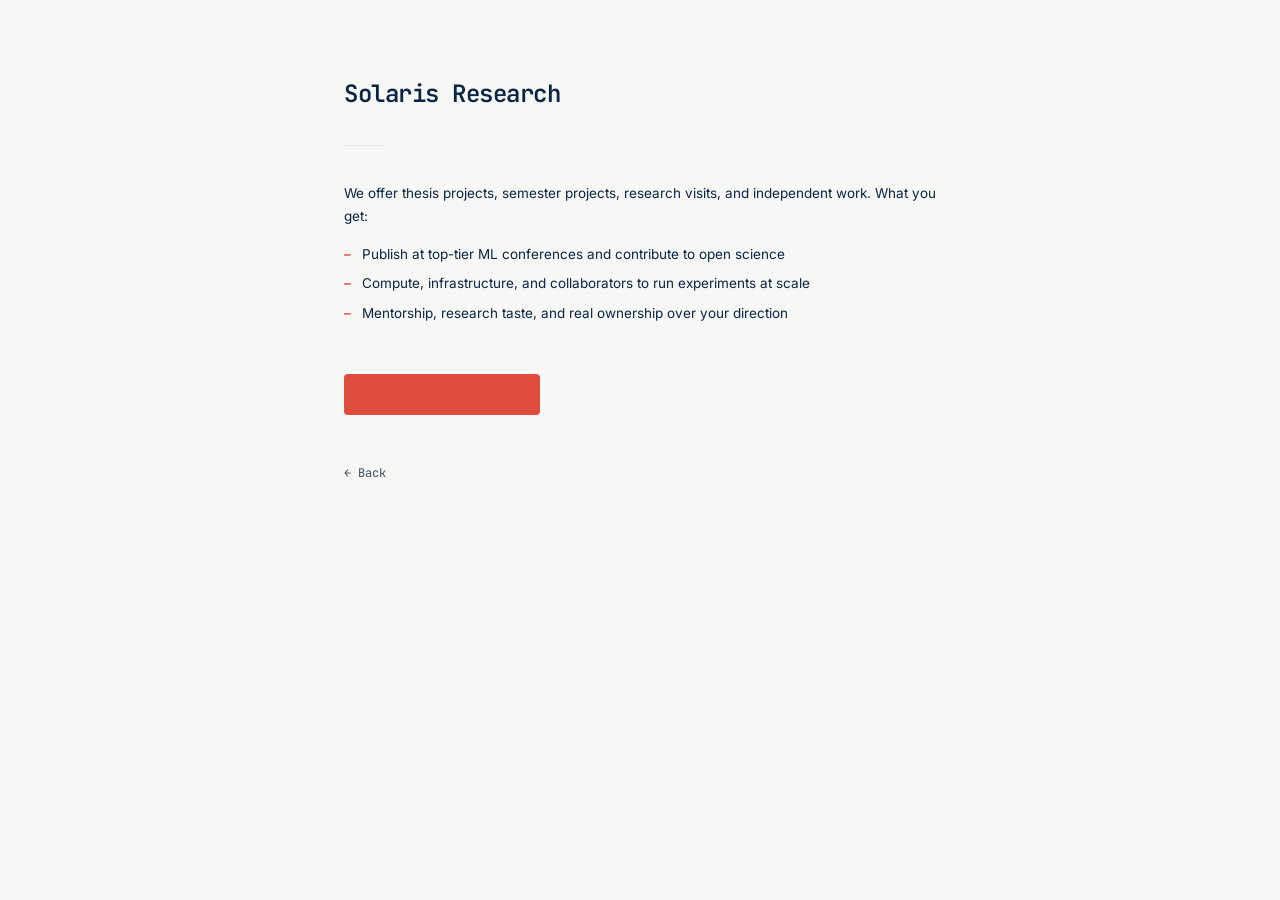
<file: students.html>
<!DOCTYPE html>
<html lang="en">
  <head>
    <meta charset="utf-8" />
    <meta name="viewport" content="width=device-width, initial-scale=1" />
    <title>Apply as a Student — Solaris Research</title>
    <meta
      name="description"
      content="Work with Solaris Research on frontier AI safety as a student at ETH Zurich."
    />
    <link rel="preconnect" href="https://fonts.googleapis.com" />
    <link rel="preconnect" href="https://fonts.gstatic.com" crossorigin />
    <link
      href="https://fonts.googleapis.com/css2?family=Inter:wght@400;500;600&family=JetBrains+Mono:wght@400;500;600&display=swap"
      rel="stylesheet"
    />
    <link rel="icon" type="image/png" href="sr_logo.png" />
    <style>
      *,
      *::before,
      *::after {
        margin: 0;
        padding: 0;
        box-sizing: border-box;
      }

      :root {
        --bg: #f7f7f6;
        --bg-alt: #f3f2ef;
        --text: #092544;
        --text-secondary: #092544cc;
        --accent: #df4e3c;
        --accent-hover: #c24034;
        --border: #09254414;
        --font: "Inter", -apple-system, BlinkMacSystemFont, sans-serif;
        --font-mono: "JetBrains Mono", "SF Mono", "Fira Code", monospace;
      }

      html {
        font-size: 15px;
      }

      body {
        font-family: var(--font);
        background: var(--bg);
        color: var(--text);
        line-height: 1.7;
        -webkit-font-smoothing: antialiased;
        -moz-osx-font-smoothing: grayscale;
      }

      .page {
        max-width: 640px;
        margin: 0 auto;
        padding: 0 24px;
      }

      .header {
        padding: 80px 0 0;
      }

      .header__name {
        font-family: var(--font-mono);
        font-size: 1.6rem;
        font-weight: 600;
        letter-spacing: -0.02em;
        line-height: 1.2;
        opacity: 0;
        animation: fadeIn 0.8s ease 0.1s forwards;
      }

      .divider {
        width: 40px;
        height: 1px;
        background: var(--border);
        margin: 36px 0;
        opacity: 0;
        animation: fadeIn 0.8s ease 0.25s forwards;
      }

      .section-heading {
        font-family: var(--font-mono);
        font-size: 0.7rem;
        font-weight: 500;
        text-transform: uppercase;
        letter-spacing: 0.1em;
        color: var(--text-secondary);
        margin-bottom: 20px;
        opacity: 0;
        animation: fadeIn 0.8s ease 0.35s forwards;
      }

      .content {
        opacity: 0;
        animation: fadeIn 0.8s ease 0.45s forwards;
      }

      .content p {
        font-size: 0.9rem;
        line-height: 1.7;
        margin-bottom: 1.2em;
      }

      .content a {
        color: var(--accent);
        text-decoration: none;
        transition: color 0.2s ease;
      }

      .content a:hover {
        color: var(--accent-hover);
      }

      .content strong {
        font-weight: 600;
      }

      .content ul {
        list-style: none;
        padding: 0;
        margin-bottom: 1.4em;
      }

      .content ul li {
        position: relative;
        padding-left: 18px;
        margin-bottom: 8px;
        font-size: 0.9rem;
        line-height: 1.6;
      }

      .content ul li::before {
        content: "\2013";
        position: absolute;
        left: 0;
        color: var(--accent);
        font-weight: 600;
      }

      .section-sub {
        font-family: var(--font-mono);
        font-size: 0.72rem;
        font-weight: 500;
        text-transform: uppercase;
        letter-spacing: 0.08em;
        color: var(--text-secondary);
        margin-top: 28px;
        margin-bottom: 12px;
      }

      .cta {
        display: inline-block;
        margin-top: 28px;
        padding: 10px 26px;
        font-family: var(--font-mono);
        font-size: 0.85rem;
        font-weight: 500;
        color: #fff;
        background: var(--accent);
        border-radius: 4px;
        text-decoration: none;
        transition: background 0.2s ease;
        opacity: 0;
        animation: fadeIn 0.8s ease 0.55s forwards;
      }

      .cta:hover {
        background: var(--accent-hover);
      }

      .back {
        display: inline-block;
        margin-top: 48px;
        font-family: var(--font-mono);
        font-size: 0.8rem;
        color: var(--text-secondary);
        text-decoration: none;
        transition: color 0.2s ease;
        opacity: 0;
        animation: fadeIn 0.8s ease 0.65s forwards;
      }

      .back:hover {
        color: var(--accent);
      }

      .footer {
        margin-top: 64px;
        padding: 24px 0;
        font-size: 0.75rem;
        color: var(--text-secondary);
        opacity: 0;
        animation: fadeIn 0.8s ease 0.7s forwards;
      }

      @keyframes fadeIn {
        from {
          opacity: 0;
          transform: translateY(8px);
        }
        to {
          opacity: 1;
          transform: translateY(0);
        }
      }

      @media (max-width: 600px) {
        html {
          font-size: 15px;
        }

        .header {
          padding-top: 48px;
        }

        .header__name {
          font-size: 1.4rem;
        }
      }
    </style>
  </head>
  <body>
    <div class="page">
      <header class="header">
        <h1 class="header__name">Solaris Research</h1>
      </header>

      <div class="divider"></div>

      <main>

        <div class="content">
          <p>
            We offer thesis projects, semester projects, research visits, and independent work. What you get:
          </p>

          <ul>
            <li>Publish at top-tier ML conferences and contribute to open science</li>
            <li>Compute, infrastructure, and collaborators to run experiments at scale</li>
            <li>Mentorship, research taste, and real ownership over your direction</li>
          </ul>

          <a
            class="cta"
            href="https://airtable.com/appDJ1cKS5kKF6WWz/pagTr12g1E0e5B6U1"
            target="_blank"
            rel="noopener noreferrer"
          >Apply as a student</a>
        </div>

        <a class="back" href="index.html">&larr; Back</a>
      </main>
    </div>
  </body>
</html>
</file>
